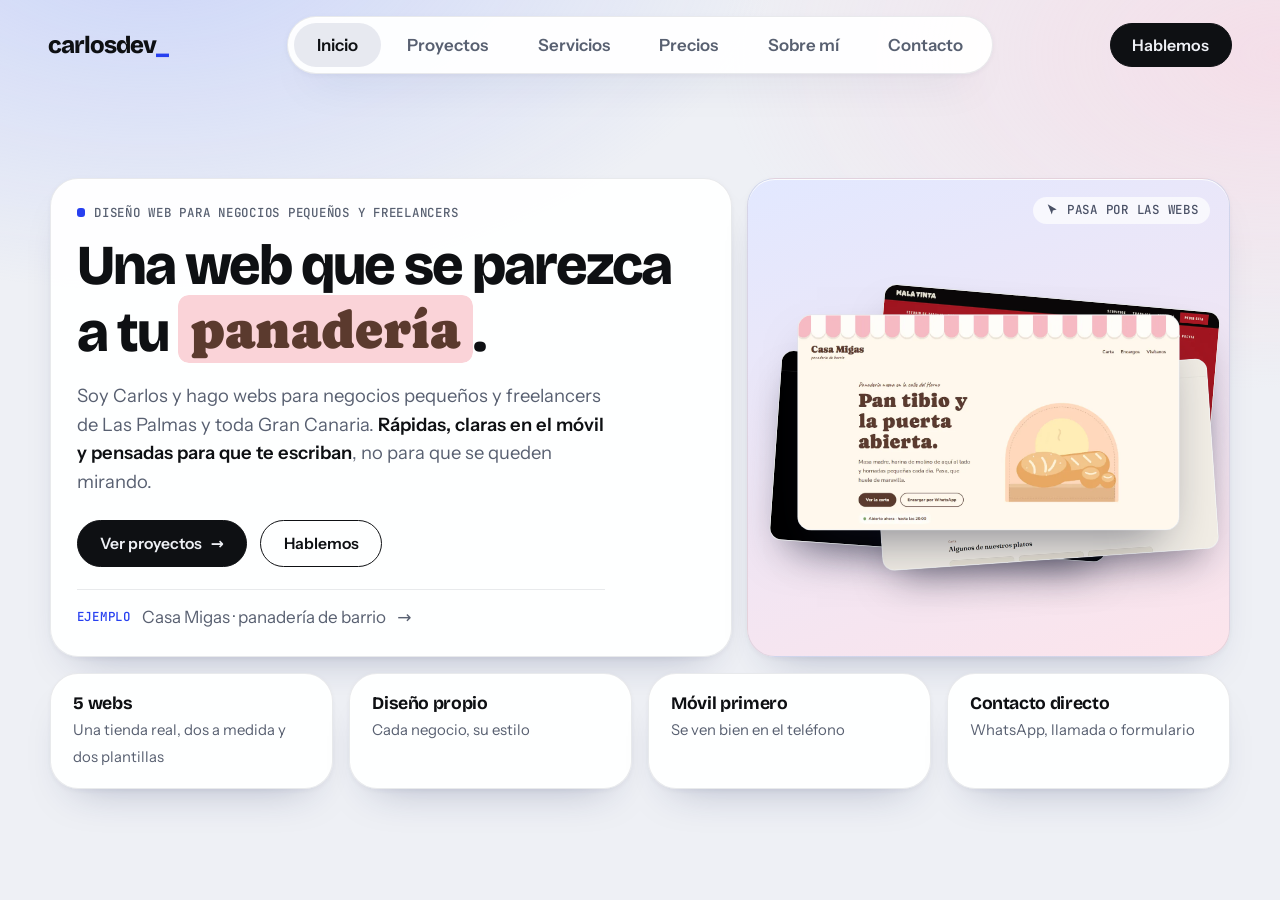
<file: index.html>
<!doctype html>
<html lang="es">
<head>
<meta charset="utf-8">
<meta name="viewport" content="width=device-width, initial-scale=1, viewport-fit=cover">
<meta name="color-scheme" content="light dark">
<title>carlosdev — Webs para negocios pequeños y freelancers en Gran Canaria</title>
<meta name="description" content="Soy Carlos y hago webs para negocios pequeños y freelancers de Las Palmas y toda Gran Canaria: diseño propio para cada negocio, pensadas para el móvil y con contacto directo.">
<link rel="canonical" href="https://carlosdev-web.netlify.app/">
<meta property="og:type" content="website">
<meta property="og:locale" content="es_ES">
<meta property="og:site_name" content="carlosdev">
<meta property="og:url" content="https://carlosdev-web.netlify.app/">
<meta property="og:title" content="carlosdev — Webs para negocios pequeños y freelancers en Gran Canaria">
<meta property="og:description" content="Una web que se parezca a tu negocio. Cinco proyectos: una tienda online real, un estudio de tatuajes, una panadería, un salón y un restaurante.">
<meta property="og:image" content="https://carlosdev-web.netlify.app/img/og.jpg">
<meta property="og:image:width" content="1200">
<meta property="og:image:height" content="630">
<meta property="og:image:alt" content="carlosdev: webs para negocios pequeños y freelancers">
<meta name="twitter:card" content="summary_large_image">
<meta name="theme-color" content="#EEF0F5" media="(prefers-color-scheme: light)">
<meta name="theme-color" content="#0B0D12" media="(prefers-color-scheme: dark)">
<link rel="icon" href="data:image/svg+xml,<svg xmlns='http://www.w3.org/2000/svg' viewBox='0 0 32 32'><rect width='32' height='32' rx='8' fill='%230E1013'/><path d='M9 12l-4 4 4 4M23 12l4 4-4 4' fill='none' stroke='%23fff' stroke-width='2.4' stroke-linecap='round' stroke-linejoin='round'/><rect x='13' y='21' width='6' height='2.4' rx='1.2' fill='%238A99FF'/></svg>">
<link rel="preload" href="fonts/bricolage-grotesque-400-800-latin.woff2" as="font" type="font/woff2" crossorigin>
<link rel="preload" href="fonts/instrument-sans-400-latin.woff2" as="font" type="font/woff2" crossorigin>
<link rel="stylesheet" href="fonts/fonts.css">
<style>
/* ───────── Tokens ───────── */
:root{
  color-scheme:light dark;
  --bg:#EEF0F5;
  --card:rgba(255,255,255,.94);
  --solid:#FFFFFF;
  --soft:#E7E9F0;
  --ink:#0E1013;
  --muted:#586071;
  --line:rgba(20,26,48,.09);
  --accent:#2740F0;
  --accent-ink:#FFFFFF;
  --sh:0 1px 0 rgba(255,255,255,.9) inset,0 22px 44px -26px rgba(30,40,90,.34),0 2px 6px rgba(30,40,90,.05);
  --blob-a:rgba(160,180,255,.45);
  --blob-b:rgba(255,196,214,.40);

  --display:"Bricolage Grotesque",system-ui,sans-serif;
  --body:"Instrument Sans",system-ui,sans-serif;
  --mono:"JetBrains Mono",ui-monospace,Consolas,monospace;

  --gut:clamp(1rem,4vw,3rem);
  --gap:clamp(.7rem,1.2vw,1rem);
  --r:clamp(20px,2.4vw,28px);
  --top:5.6rem;           /* altura reservada para la cabecera */
}
@media (prefers-color-scheme:dark){
  :root{
    --bg:#0B0D12;
    --card:rgba(24,28,39,.94);
    --solid:#151925;
    --soft:#1D2230;
    --ink:#F1F3F6;
    --muted:#A3AAB8;
    --line:rgba(255,255,255,.10);
    --accent:#8A99FF;
    --accent-ink:#0B0D12;
    --sh:0 1px 0 rgba(255,255,255,.05) inset,0 24px 48px -26px rgba(0,0,0,.85);
    --blob-a:rgba(70,90,200,.30);
    --blob-b:rgba(190,70,120,.20);
  }
}

/* ───────── Base: sin scroll de página ───────── */
*,*::before,*::after{box-sizing:border-box}
html,body{height:100%;overflow:hidden;overscroll-behavior:none}
html{-webkit-text-size-adjust:100%}
body{
  margin:0;background:var(--bg);color:var(--ink);
  font:400 1.0625rem/1.55 var(--body);-webkit-font-smoothing:antialiased;
}
body::before{ /* manchas de color de fondo, muy suaves */
  content:"";position:fixed;inset:0;z-index:-1;pointer-events:none;
  background:
    radial-gradient(900px 520px at 12% -8%,var(--blob-a),transparent 70%),
    radial-gradient(800px 480px at 100% 6%,var(--blob-b),transparent 70%);
}
img{display:block;max-width:100%;height:auto}
a{color:inherit}
button{font:inherit;color:inherit}
:focus-visible{outline:3px solid var(--accent);outline-offset:3px;border-radius:8px}
::placeholder{color:var(--muted);opacity:.85}
.sr-only{position:absolute;width:1px;height:1px;margin:-1px;padding:0;overflow:hidden;clip:rect(0 0 0 0);white-space:nowrap;border:0}
.skip{position:absolute;left:1rem;top:-5rem;z-index:300;background:var(--ink);color:var(--bg);padding:.7rem 1.1rem;border-radius:999px;font-weight:600}
.skip:focus{top:1rem}
.mono{font:500 .78rem/1.3 var(--mono);letter-spacing:.06em;text-transform:uppercase}

h1,h2,h3{font-family:var(--display);margin:0;letter-spacing:-.028em;text-wrap:balance}
h1:focus,h2:focus{outline:none}
h2{font-size:clamp(1.7rem,3.2vw,2.5rem);line-height:1.05;font-weight:700}
h3{font-size:1.25rem;line-height:1.15;font-weight:700}

/* ───────── Botones ───────── */
.btn{
  display:inline-flex;align-items:center;gap:.55rem;text-decoration:none;cursor:pointer;
  font:600 .98rem/1 var(--body);padding:.9rem 1.4rem;border-radius:999px;border:1.5px solid var(--ink);
  transition:transform .18s ease,background .18s,color .18s,border-color .18s;
}
.btn:hover{transform:translateY(-2px)}
.btn:active{transform:none}
.btn--solid{background:var(--ink);color:var(--bg)}
.btn--solid:hover{background:var(--accent);border-color:var(--accent);color:var(--accent-ink)}
.btn--ghost{background:transparent;color:var(--ink)}
.btn--ghost:hover{background:var(--ink);color:var(--bg)}
.btn__arrow{transition:transform .18s}
.btn:hover .btn__arrow{transform:translate(2px,-2px)}

/* ───────── Cabecera: logo + píldora ───────── */
.top{
  position:fixed;inset:0 0 auto 0;z-index:80;pointer-events:none;
  display:grid;grid-template-columns:1fr auto 1fr;align-items:center;gap:1rem;padding:16px var(--gut);
}
.top > *{pointer-events:auto}
.logo{justify-self:start;font:800 1.5rem/1 var(--display);letter-spacing:-.04em;text-decoration:none;white-space:nowrap;transition:color .3s}
.logo::after{content:"_";color:var(--accent);animation:blink 1.1s steps(2,jump-none) infinite}
@keyframes blink{50%{opacity:0}}
html.warping .logo{color:#fff}
.top__cta{justify-self:end;padding:.8rem 1.35rem;font-size:1rem}
.pill{
  position:relative;display:flex;gap:3px;padding:6px;border-radius:999px;
  background:var(--card);
  border:1px solid var(--line);box-shadow:var(--sh);
}
.pill a{
  position:relative;z-index:1;padding:.85rem 1.45rem;border-radius:999px;white-space:nowrap;
  font:600 1.05rem/1 var(--body);text-decoration:none;color:var(--muted);transition:color .2s;
}
.pill a:hover,.pill a.is-active{color:var(--ink)}
.pill .s{display:none}
.pill__ind{position:absolute;top:6px;bottom:6px;left:0;width:0;border-radius:999px;background:var(--soft);transition:transform .55s cubic-bezier(.8,0,.15,1),width .55s cubic-bezier(.8,0,.15,1)}

/* ───────── Escenario de pantallas ───────── */
.stage{position:fixed;inset:0;z-index:2;overflow:hidden;contain:strict}
html.warping .stage{pointer-events:none}
.page{
  position:absolute;inset:0;visibility:hidden;display:flex;
  padding:var(--top) var(--gut) 1.4rem;
  overflow-y:auto;overflow-x:hidden;scrollbar-width:none;overscroll-behavior:contain;
  will-change:transform;contain:layout paint style;
}
.page::-webkit-scrollbar{display:none}
.page.is-active{visibility:visible}
.page__in{width:100%;max-width:1180px;margin:auto}   /* margin:auto centra sin cortar el contenido si no cabe */
.page__head{display:flex;justify-content:space-between;align-items:flex-end;gap:.6rem 2rem;flex-wrap:wrap;margin-bottom:clamp(.7rem,1.6vw,1.2rem)}
.hint{display:inline-flex;align-items:center;gap:.5rem;color:var(--muted)}
.hint svg{width:.9rem;height:.9rem;fill:currentColor}

/* Líneas de velocidad y velo oscuro durante el cambio de pantalla */
.warp{position:fixed;inset:0;z-index:1;pointer-events:none;opacity:0;overflow:hidden;
  background:radial-gradient(120% 90% at 50% 50%,rgba(16,20,48,.62),rgba(6,8,20,.94))}
.streak{position:absolute;left:0;border-radius:2px;will-change:transform;backface-visibility:hidden}

/* ───────── Bento ───────── */
.bento{display:grid;grid-template-columns:repeat(12,minmax(0,1fr));gap:var(--gap)}
.card{
  position:relative;grid-column:span var(--s,12);min-width:0;
  padding:clamp(1.1rem,2vw,1.7rem);border-radius:var(--r);
  background:var(--card);
  border:1px solid var(--line);box-shadow:var(--sh);
}
.s3{--s:3}.s4{--s:4}.s5{--s:5}.s6{--s:6}.s7{--s:7}.s8{--s:8}
.tag{display:inline-flex;align-items:center;gap:.55rem;margin:0 0 1rem;color:var(--muted)}
.tag::before{content:"";width:.55rem;height:.55rem;border-radius:3px;background:var(--accent)}


/* ───────── Inicio ───────── */
.hero{display:flex;flex-direction:column;justify-content:center}
.hero__title{font-weight:800;font-size:clamp(2.3rem,4.4vw,4rem);line-height:1.04;letter-spacing:-.035em;margin:0 0 1.2rem}
.swap{
  position:relative;display:inline-block;vertical-align:bottom;height:1.2em;overflow:hidden;
  border-radius:.2em;transition:width .6s cubic-bezier(.2,.8,.2,1);
}
.swap__w{
  position:absolute;left:0;top:0;height:100%;display:flex;align-items:center;white-space:nowrap;
  padding:0 .24em;border-radius:.2em;font-size:.94em;letter-spacing:0;
  opacity:0;transform:translateY(105%);
  transition:transform .6s cubic-bezier(.2,.8,.2,1),opacity .35s;
}
.swap__w.is-on{opacity:1;transform:none}
.swap__w.is-out{opacity:0;transform:translateY(-105%)}
.swap__w[data-s="panaderia"]{font-family:"Caprasimo",serif;font-weight:400;background:#FAD3D8;color:#5B3A2E}
.swap__w[data-s="tatuaje"]{font-family:"Rubik Wet Paint",sans-serif;font-weight:400;background:#C1121F;color:#050404;font-size:.9em}
.swap__w[data-s="peluqueria"]{font-family:"Jost",sans-serif;font-weight:300;letter-spacing:.02em;background:#000;color:#C9AE7C}
.swap__w[data-s="restaurante"]{font-family:"Fraunces",serif;font-weight:600;background:#F2EEE3;color:#B54A24;box-shadow:inset 0 0 0 2px #B54A24}
.swap__w[data-s="marca"]{font-family:var(--display);font-weight:800;background:var(--ink);color:var(--bg)}
.hero__lede{font-size:clamp(1rem,1.5vw,1.15rem);color:var(--muted);max-width:33rem;margin:0 0 1.5rem}
.hero__lede strong{color:var(--ink);font-weight:600}
.hero__cta{display:flex;gap:.8rem;flex-wrap:wrap}
.swap-cap{
  display:inline-flex;align-items:center;gap:.7rem;flex-wrap:wrap;margin-top:1.4rem;text-decoration:none;color:var(--muted);
  border-top:1px solid var(--line);padding-top:.9rem;max-width:33rem;transition:color .15s;cursor:pointer;
}
.swap-cap:hover{color:var(--ink)}
.swap-cap .mono{color:var(--accent)}
.swap-cap__text{transition:opacity .3s}

.card--deck{display:grid;align-items:center;padding:0;overflow:hidden;background:linear-gradient(160deg,#E2E8FF 0%,#FCE4EB 100%)}
@media (prefers-color-scheme:dark){.card--deck{background:linear-gradient(160deg,#1A2145 0%,#2B1A2C 100%)}}
.card--deck .hint{position:absolute;right:1.2rem;top:1.1rem;z-index:10;color:#4a5166;background:rgba(255,255,255,.7);padding:.35rem .7rem;border-radius:999px}
@media (prefers-color-scheme:dark){.card--deck .hint{color:#c6cbe0;background:rgba(0,0,0,.35)}}
.deck{position:relative;width:100%;height:100%;min-height:clamp(16rem,34vh,26rem)}
.deck__card{
  position:absolute;left:11%;top:50%;translate:0 -50%;width:78%;display:block;border-radius:14px;overflow:hidden;cursor:pointer;
  background:var(--solid);border:1px solid var(--line);padding:0;
  box-shadow:0 24px 46px -18px rgba(20,24,50,.5);
  transform:translate(var(--x),var(--y)) rotate(var(--r)) scale(.9);
  transition:transform .9s cubic-bezier(.2,.8,.2,1),filter .6s;filter:saturate(.85);
}
.deck__card img{width:100%;aspect-ratio:16/9;object-fit:cover}
.deck__card:nth-child(1){--x:-16%;--y:-8%;--r:-6deg;z-index:1}
.deck__card:nth-child(2){--x:15%;--y:-12%;--r:5deg;z-index:2}
.deck__card:nth-child(3){--x:-12%;--y:18%;--r:4deg;z-index:3}
.deck__card:nth-child(4){--x:15%;--y:22%;--r:-4deg;z-index:4}
.deck__card.is-active{z-index:6;transform:translate(0,2%) rotate(0) scale(1.02);filter:none}

.fact{padding:clamp(.9rem,1.6vw,1.2rem) clamp(1rem,1.8vw,1.4rem)}
.fact b{display:block;font:700 1.1rem/1.2 var(--display);letter-spacing:-.02em;margin-bottom:.15rem}
.fact span{color:var(--muted);font-size:.93rem}

/* ───────── Proyectos ───────── */
.stagebox{position:relative;background:var(--stage,#ddd);overflow:hidden;transition:background .4s}
.stagebox--tatuaje{--stage:radial-gradient(120% 100% at 20% 0%,#7D0B14 0%,#1A0C0E 62%)}
.stagebox--panaderia{--stage:linear-gradient(135deg,#FFEFD9 0%,#FAD3D8 100%)}
.stagebox--salon{--stage:radial-gradient(110% 100% at 80% 0%,#3a2f1d 0%,#0a0a0a 60%)}
.stagebox--tienda{--stage:radial-gradient(110% 100% at 85% 0%,#ff1a0d 0%,#3a0d06 45%,#0b0807 75%)}
.stagebox--restaurante{--stage:#E4DCC8}
.stagebox--restaurante.is-dark{--stage:#17140F}
.browser{border-radius:12px;overflow:hidden;background:#15171c;box-shadow:0 22px 50px -20px rgba(0,0,0,.6)}
.browser__bar{display:flex;align-items:center;gap:.4rem;padding:.5rem .8rem;background:#1d2027}
.browser__bar i{width:.6rem;height:.6rem;border-radius:50%;background:#3a3f4a}
.browser__bar span{margin-left:.6rem;flex:1;min-width:0;padding:.18rem .7rem;border-radius:999px;background:#12141a;color:#aab1bd;font:500 .72rem/1.4 var(--mono);white-space:nowrap;overflow:hidden;text-overflow:ellipsis}
.browser img{width:100%;aspect-ratio:16/9;object-fit:cover}
.phone{
  position:absolute;right:clamp(.8rem,2.4vw,1.6rem);bottom:clamp(.8rem,2vw,1.2rem);width:25%;max-width:150px;
  border-radius:clamp(14px,2vw,20px);border:clamp(3px,.45vw,5px) solid #0b0c10;background:#0b0c10;overflow:hidden;
  box-shadow:0 20px 40px -14px rgba(0,0,0,.7);transition:transform .6s cubic-bezier(.2,.8,.2,1);
}
.phone img{width:100%;aspect-ratio:360/670;object-fit:cover}

.tile{
  display:flex;flex-direction:column;padding:0;overflow:hidden;text-align:left;cursor:pointer;
  transition:transform .4s cubic-bezier(.2,.8,.2,1),box-shadow .4s;
}
.tile:hover{transform:translateY(-6px)}
.tile .stagebox{flex:1;min-height:clamp(260px,44vh,430px);padding:clamp(.9rem,1.6vw,1.3rem)}
.tile .browser{transition:transform .7s cubic-bezier(.2,.8,.2,1)}
.tile:hover .browser{transform:translateY(-3%) scale(1.03)}
.tile .phone{width:46%;max-width:none;right:clamp(.7rem,1.4vw,1.1rem);bottom:clamp(.7rem,1.4vw,1.1rem)}
.tile:hover .phone{transform:translateY(-8px)}
.tile__foot{display:flex;flex-direction:column;align-items:flex-start;gap:.7rem;padding:1rem 1.2rem 1.15rem;background:var(--solid)}
.tile__foot h3{font-size:1.25rem}
.tile__foot p{margin:.1rem 0 0;color:var(--muted);font-size:.93rem;line-height:1.35}
.chip{display:inline-flex;align-items:center;gap:.4rem;font:600 .85rem/1 var(--body);padding:.55rem .95rem;border-radius:999px;border:1px solid var(--line);white-space:nowrap;transition:background .2s,color .2s}
.tile:hover .chip{background:var(--ink);color:var(--bg)}
.badge{display:inline-block;padding:.28rem .7rem;border-radius:999px;font:600 .72rem/1.2 var(--mono);letter-spacing:.06em;text-transform:uppercase}
.badge--demo{background:var(--accent);color:var(--accent-ink)}
.badge--tpl{border:1.5px solid var(--ink)}
.badge--real{background:#1f8a4c;color:#fff}
.tile--wide .stagebox{min-height:clamp(260px,40vh,400px)}
.tile--wide .browser{max-width:min(640px,68%)}
.tile--wide .phone{width:22%;max-width:170px}
@media (max-width:700px){.tile--wide .browser{max-width:none}.tile--wide .phone{width:40%}}
.note{margin:.9rem .4rem 0;color:var(--muted);font-size:.95rem}

/* ───────── Detalle de proyecto (diálogo) ───────── */
.case{
  position:fixed;border:0;padding:0;background:var(--solid);color:var(--ink);border-radius:clamp(22px,3vw,32px);
  width:min(1080px,calc(100% - 1.6rem));max-height:calc(100dvh - 1.6rem);overflow:hidden;
  box-shadow:0 50px 120px -30px rgba(0,0,0,.65);
}
.case::backdrop{background:rgba(10,12,20,.55);-webkit-backdrop-filter:blur(8px);backdrop-filter:blur(8px)}
.case[open]{animation:pop .4s cubic-bezier(.2,.8,.2,1)}
@keyframes pop{from{opacity:0;transform:translateY(22px) scale(.97)}}
.case__close{
  position:absolute;top:.9rem;right:.9rem;z-index:5;width:2.6rem;height:2.6rem;border-radius:50%;cursor:pointer;
  display:grid;place-items:center;background:var(--solid);border:1px solid var(--line);box-shadow:var(--sh);transition:transform .2s;
}
.case__close:hover{transform:rotate(90deg)}
.case__close svg{width:1rem;height:1rem;stroke:currentColor;stroke-width:2.2;fill:none;stroke-linecap:round}
.case__inner{max-height:calc(100dvh - 1.6rem);overflow:auto;display:grid;grid-template-columns:minmax(0,1.15fr) minmax(0,1fr)}
.case__media{padding:clamp(.9rem,2vw,1.4rem);display:flex;flex-direction:column;justify-content:center;gap:1rem}
.case__media .stagebox{border-radius:calc(var(--r) - 4px);padding:clamp(1rem,2.4vw,1.8rem) clamp(1rem,2.4vw,1.8rem) clamp(2.4rem,5vw,3.6rem)}
.case__body{padding:clamp(1.6rem,3.4vw,2.8rem);padding-top:clamp(3.4rem,4vw,3.6rem)}
.project__tags{display:flex;align-items:center;gap:.8rem;flex-wrap:wrap;margin:0 0 .9rem;color:var(--muted)}
.case h3{font-size:clamp(2rem,3.6vw,2.7rem);margin-bottom:.8rem}
.project__lede{font-size:1.1rem;margin:0 0 1.3rem;color:var(--muted)}
.feat{list-style:none;margin:0 0 1.4rem;padding:0;display:grid;gap:.55rem}
.feat li{position:relative;padding-left:1.7rem}
.feat li::before{content:"";position:absolute;left:0;top:.5em;width:.75rem;height:.75rem;border-radius:3px;background:var(--accent);transform:rotate(45deg) scale(.8)}
.specs{display:grid;gap:.8rem;margin:0 0 1.6rem;padding:1.1rem 0;border-block:1px solid var(--line)}
.specs div{display:grid;grid-template-columns:6.5rem 1fr;gap:.8rem;align-items:center}
.specs dt{color:var(--muted)}
.specs dd{margin:0;font-size:.97rem}
.sw{display:flex;gap:.4rem}
.sw i{width:1.45rem;height:1.45rem;border-radius:50%;background:var(--c);box-shadow:inset 0 0 0 1px rgba(128,128,128,.4)}
.modes{display:inline-flex;align-self:flex-start;gap:.3rem;padding:.25rem;border:1px solid var(--line);border-radius:999px;background:var(--soft)}
.modes button{border:0;background:none;color:var(--muted);font:600 .85rem var(--body);padding:.4rem .9rem;border-radius:999px;cursor:pointer;transition:background .15s,color .15s}
.modes button[aria-pressed="true"]{background:var(--ink);color:var(--bg)}

/* ───────── Servicios ───────── */
.svc svg{width:1.9rem;height:1.9rem;margin-bottom:.8rem;stroke:var(--accent);fill:none;stroke-width:1.7;stroke-linecap:round;stroke-linejoin:round}
.svc h3{font-size:1.15rem;margin-bottom:.4rem}
.svc p{margin:0;color:var(--muted);max-width:30rem;font-size:.98rem}
.svc{transition:transform .3s cubic-bezier(.2,.8,.2,1)}
.svc:hover{transform:translateY(-4px)}
.dots{position:absolute;right:1.3rem;top:1.3rem;display:flex;gap:.3rem}
.dots i{width:.85rem;height:.85rem;border-radius:50%;background:var(--c)}

/* ───────── Precios y proceso ───────── */
.plan{display:flex;flex-direction:column}
.plan .tag{margin-bottom:.6rem}
.plan__desc{margin:0 0 .9rem;color:var(--muted);font-size:.95rem}
.plan__price{margin:0 0 .9rem;font:800 clamp(2.1rem,3.4vw,2.7rem)/1 var(--display);letter-spacing:-.04em}
.plan__price small{display:block;margin-bottom:.2rem;font:500 .75rem/1 var(--mono);letter-spacing:.06em;text-transform:uppercase;color:var(--muted)}
.plan__price span{font:500 1rem var(--body);letter-spacing:0;color:var(--muted)}
.plan__note{margin:-.45rem 0 .9rem;color:var(--muted);font-size:.85rem}
.plan ul{list-style:none;margin:auto 0 0;padding:.9rem 0 0;border-top:1px solid var(--line);display:grid;gap:.45rem;font-size:.95rem}
.plan li{position:relative;padding-left:1.4rem}
.plan li::before{content:"";position:absolute;left:.1rem;top:.45em;width:.7rem;height:.4rem;border-left:2px solid var(--accent);border-bottom:2px solid var(--accent);transform:rotate(-45deg)}
.steps{list-style:none;margin:0;padding:0;counter-reset:s;display:grid;grid-template-columns:repeat(4,1fr);gap:1.2rem}
.step{counter-increment:s;position:relative;padding-top:1.3rem;border-top:2px solid var(--ink)}
.step::before{content:counter(s,decimal-leading-zero);position:absolute;top:-.72rem;left:0;padding-right:.7rem;background:var(--solid);font:500 .8rem/1 var(--mono);color:var(--accent)}
.step h3{font-size:1.1rem;margin-bottom:.3rem}
.step p{margin:0;color:var(--muted);font-size:.93rem}
.need{margin:1.1rem 0 0;padding:.8rem 1.1rem;border-radius:16px;background:var(--soft);font-size:.93rem}

/* ───────── Sobre mí ───────── */
.manifesto{grid-row:span 2}
.manifesto p:not(.tag){margin:0 0 1rem;font:500 clamp(1rem,1.4vw,1.15rem)/1.45 var(--display);letter-spacing:-.01em;color:var(--muted);text-wrap:pretty}
.manifesto p:not(.tag) b{color:var(--ink);font-weight:600}
.manifesto small{display:block;margin-top:1.1rem;color:var(--muted);font-size:.9rem}
.manifesto small i{color:var(--accent);font-style:normal}
.me h2{margin-bottom:.9rem}
.me p:not(.tag){margin:0 0 .85rem;color:var(--muted);font-size:1.02rem}
.me h2 + p{color:var(--ink);font-size:1.15rem}
.term{background:#0E1013;border-color:#232832;color:#E8EAEF;font:500 .88rem/1.85 var(--mono)}
.term__bar{display:flex;gap:.4rem;margin-bottom:.8rem}
.term__bar i{width:.65rem;height:.65rem;border-radius:50%;background:#3a3f4a}
.term dl{margin:0;display:grid;grid-template-columns:auto 1fr;gap:0 1.2rem}
.term dt{color:#8A99FF}
.term dd{margin:0}
.term__cmd{color:#9aa3b2;margin:0 0 .3rem}
.term__cmd b{color:#8fe3a5;font-weight:500}
.term__cursor{display:inline-block;width:.6rem;height:1.05em;background:#8A99FF;vertical-align:text-bottom;animation:blink 1.1s steps(2,jump-none) infinite}

/* ───────── Contacto ───────── */
.faq{display:flex;flex-direction:column;max-height:100%}
.faq__list{overflow:auto;scrollbar-width:thin;min-height:0}
.faq details{border-bottom:1px solid var(--line)}
.faq details:first-of-type{border-top:1px solid var(--line)}
.faq summary{
  list-style:none;cursor:pointer;display:flex;justify-content:space-between;align-items:center;gap:1.2rem;
  padding:.9rem 0;font:600 1rem/1.35 var(--display);letter-spacing:-.01em;
}
.faq summary::-webkit-details-marker{display:none}
.faq summary::after{content:"+";flex:none;width:1.8rem;height:1.8rem;display:grid;place-items:center;border:1.5px solid var(--line);border-radius:50%;font:500 1.1rem/1 var(--body);transition:transform .25s,background .2s,border-color .2s}
.faq details[open] summary::after{transform:rotate(45deg);background:var(--ink);color:var(--bg);border-color:var(--ink)}
.faq details p{margin:0 0 1rem;color:var(--muted);font-size:.97rem}
.contact h2{margin-bottom:.7rem}
.contact__lede{margin:0 0 1rem;color:var(--muted);font-size:1.05rem}
.promise{list-style:none;margin:0 0 1rem;padding:0;display:flex;gap:.4rem 1.3rem;flex-wrap:wrap}
.promise li{position:relative;padding-left:1.25rem;font-size:.95rem}
.promise li::before{content:"";position:absolute;left:0;top:.5em;width:.65rem;height:.65rem;border-radius:3px;background:var(--accent);transform:rotate(45deg) scale(.8)}
.direct{display:flex;gap:.7rem;flex-wrap:wrap;margin-bottom:1rem}
.direct:empty{display:none}
.form{display:grid;grid-template-columns:1fr 1fr;gap:.85rem}
.field{display:flex;flex-direction:column;gap:.35rem}
.field--full{grid-column:1 / -1}
.field label{font-weight:600;font-size:.9rem}
.field input,.field select,.field textarea{
  width:100%;font:500 .98rem var(--body);color:var(--ink);background:var(--solid);
  border:1.5px solid var(--line);border-radius:14px;padding:.7rem .95rem;transition:border-color .15s,box-shadow .15s;
}
.field select{
  appearance:none;-webkit-appearance:none;padding-right:2.6rem;
  background-image:url("data:image/svg+xml;utf8,<svg xmlns='http://www.w3.org/2000/svg' width='14' height='9' viewBox='0 0 14 9'><path d='M1.5 1.5l5.5 5.5 5.5-5.5' fill='none' stroke='%238b93a1' stroke-width='2' stroke-linecap='round'/></svg>");
  background-repeat:no-repeat;background-position:right 1rem center;
}
.field textarea{min-height:5.6rem;resize:vertical}
.field input:focus,.field select:focus,.field textarea:focus{outline:none;border-color:var(--accent);box-shadow:0 0 0 4px color-mix(in srgb,var(--accent) 28%,transparent)}
.field input:user-invalid,.field textarea:user-invalid,.field select:user-invalid{border-color:#d4483f}
.hp{position:absolute;left:-9999px;width:1px;height:1px;overflow:hidden}
.form .btn:disabled{opacity:.6;cursor:progress;transform:none}
.form__msg{grid-column:1 / -1;margin:0;padding:.85rem 1.1rem;border-radius:14px;font-weight:600}
.form__msg[hidden]{display:none}
.form__msg--ok{background:color-mix(in srgb,#2e9d5b 18%,transparent);border:1.5px solid #2e9d5b}
.form__msg--err{background:color-mix(in srgb,#d4483f 16%,transparent);border:1.5px solid #d4483f}
.foot__small{margin:.9rem .4rem 0;color:var(--muted);font-size:.9rem;display:flex;justify-content:space-between;gap:.5rem 1rem;flex-wrap:wrap}
.foot__small a{text-underline-offset:.18em}
.form__legal{margin:0;color:var(--muted);font-size:.8rem;line-height:1.45}
.form__legal a{color:var(--ink);text-underline-offset:.18em}
.falta{background:#ffdf5c;color:#3a2a00;padding:0 .3em;border-radius:4px;font-weight:700}

/* ───────── Pantallas bajas (portátiles pequeños) ───────── */
@media (max-height:840px){
  :root{--top:5rem}
  .card{padding:1rem 1.2rem}
  .hero__title{font-size:clamp(2rem,3.7vw,3.2rem);margin-bottom:.9rem}
  .hero__lede{margin-bottom:1rem}
  .swap-cap{margin-top:1rem}
  .fact{padding:.7rem 1rem}
  .tile .stagebox{min-height:clamp(220px,38vh,330px)}
  .plan__desc{display:none}
  .step p{font-size:.88rem}
  .need{display:none}
  .svc p{font-size:.93rem}
  .contact__lede{display:none}
}

/* ───────── Responsive ───────── */
@media (max-width:1180px){
  .top__cta{display:none}
  .top{grid-template-columns:auto 1fr}
  .pill{justify-self:end}
  .pill a{padding:.8rem 1.1rem;font-size:1rem}
}
@media (max-width:1000px){
  .s3{--s:6}.s4,.s5,.s6,.s7,.s8{--s:12}
  .manifesto{grid-row:auto}
  .steps{grid-template-columns:1fr 1fr;row-gap:1.6rem}
  .case__inner{grid-template-columns:1fr}
  .case__body{padding-top:1.6rem}
  .plan.s4{--s:12}
  .tile .stagebox{min-height:260px}
}
@media (max-width:700px){
  /* móvil: la píldora va ARRIBA, bajo el logo (abajo la tapaba la insignia de Netlify) */
  :root{--top:7.6rem}
  .top{grid-template-columns:1fr;justify-items:center;gap:10px;padding:calc(10px + env(safe-area-inset-top)) .6rem 10px;
       background:linear-gradient(var(--bg) 70%,transparent)}
  .logo{justify-self:center}
  .pill{justify-self:center;max-width:100%;gap:0;padding:4px}
  .pill__ind{top:4px;bottom:4px}
  .pill a{padding:.7rem clamp(.45rem,2.2vw,.75rem);font-size:clamp(.82rem,3.6vw,.92rem)}
  .pill .l{display:none}
  .pill .s{display:inline}
  .pill a[href="#inicio"]{display:none}
  .page{padding-bottom:2rem}
  .card--deck{display:none}          /* el visor "pasa por las webs" es de ratón: en móvil sobra */
  .hero__title{font-size:clamp(2.2rem,10vw,3rem)}
  .logo{font-size:1.35rem}
}
@media (max-width:560px){
  .steps{grid-template-columns:1fr}
  .form{grid-template-columns:1fr}
  .specs div{grid-template-columns:1fr;gap:.2rem}
  .phone{width:30%}
  .s3{--s:12}
  .tile .phone{width:38%}
}

@media (prefers-reduced-motion:reduce){
  *,*::before,*::after{animation:none!important;transition:none!important}
}
</style>
</head>
<body>
<a class="skip" href="#main">Saltar al contenido</a>

<header class="top">
  <a class="logo" href="#inicio" aria-label="carlosdev, inicio">carlosdev</a>
  <nav class="pill" id="pill" aria-label="Principal">
    <span class="pill__ind" id="pill-ind" aria-hidden="true"></span>
    <a href="#inicio" class="is-active"><span class="l">Inicio</span><span class="s">Inicio</span></a>
    <a href="#proyectos"><span class="l">Proyectos</span><span class="s">Webs</span></a>
    <a href="#servicios"><span class="l">Servicios</span><span class="s">Servicios</span></a>
    <a href="#precios"><span class="l">Precios</span><span class="s">Precios</span></a>
    <a href="#sobre-mi"><span class="l">Sobre mí</span><span class="s">Yo</span></a>
    <a href="#contacto"><span class="l">Contacto</span><span class="s">Escríbeme</span></a>
  </nav>
  <a class="btn btn--solid top__cta" href="#contacto">Hablemos</a>
</header>

<div class="warp" id="warp" aria-hidden="true"></div>
<div class="sr-only" id="live" role="status" aria-live="polite"></div>

<main class="stage" id="main">

  <!-- ═════ 1 · INICIO ═════ -->
  <section class="page is-active" id="inicio" aria-label="Inicio">
    <div class="page__in">
      <div class="bento">
        <div class="card hero s7">
          <p class="tag mono">Diseño web para negocios pequeños y freelancers</p>
          <h1 class="hero__title" tabindex="-1">
            <span class="sr-only">Una web que se parezca a tu negocio.</span>
            <span aria-hidden="true">Una web que se parezca a tu <span class="swap" id="swap"><span class="swap__w is-on" data-s="panaderia">panadería</span><span class="swap__w" data-s="tatuaje">estudio</span><span class="swap__w" data-s="peluqueria">peluquería</span><span class="swap__w" data-s="restaurante">restaurante</span><span class="swap__w" data-s="marca">marca</span></span>.</span>
          </h1>
          <p class="hero__lede">Soy Carlos y hago webs para negocios pequeños y freelancers de Las Palmas y toda Gran Canaria. <strong>Rápidas, claras en el móvil y pensadas para que te escriban</strong>, no para que se queden mirando.</p>
          <div class="hero__cta">
            <a class="btn btn--solid" href="#proyectos">Ver proyectos <span class="btn__arrow" aria-hidden="true">→</span></a>
            <a class="btn btn--ghost" href="#contacto">Hablemos</a>
          </div>
          <a class="swap-cap" id="swap-cap" href="#proyectos" data-open="case-casa-migas">
            <span class="mono">Ejemplo</span>
            <span class="swap-cap__text" id="swap-cap-text">Casa Migas · panadería de barrio</span>
            <span aria-hidden="true">→</span>
          </a>
        </div>

        <div class="card card--deck s5">
          <span class="hint mono"><svg viewBox="0 0 16 16" aria-hidden="true"><path d="M3 1.5l10 5.6-4.3 1.2L7.6 12.7z"/></svg>Pasa por las webs</span>
          <div class="deck" id="deck" role="group" aria-label="Vista previa de los cuatro proyectos">
            <button class="deck__card" type="button" data-s="panaderia" data-open="case-casa-migas" aria-label="Ver el proyecto Casa Migas"><img src="img/panaderia.webp" width="1200" height="675" alt="Portada de la web de Casa Migas, una panadería" fetchpriority="high"></button>
            <button class="deck__card" type="button" data-s="tatuaje" data-open="case-mala-tinta" aria-label="Ver el proyecto Mala Tinta"><img src="img/tatuajes.webp" width="1200" height="675" alt="Portada de la web de Mala Tinta, un estudio de tatuajes" fetchpriority="high"></button>
            <button class="deck__card" type="button" data-s="peluqueria" data-open="case-salon" aria-label="Ver la plantilla de salón"><img src="img/salon.webp" width="1200" height="675" alt="Portada de la plantilla para salones y peluquerías"></button>
            <button class="deck__card" type="button" data-s="restaurante" data-open="case-restaurante" aria-label="Ver la plantilla de restaurante"><img src="img/restaurante-claro.webp" width="1200" height="675" alt="Portada de la plantilla para restaurantes y bares"></button>
          </div>
        </div>

        <div class="card fact s3"><b>5 webs</b><span>Una tienda real, dos a medida y dos plantillas</span></div>
        <div class="card fact s3"><b>Diseño propio</b><span>Cada negocio, su estilo</span></div>
        <div class="card fact s3"><b>Móvil primero</b><span>Se ven bien en el teléfono</span></div>
        <div class="card fact s3"><b>Contacto directo</b><span>WhatsApp, llamada o formulario</span></div>
      </div>
    </div>
  </section>

  <!-- ═════ 2 · PROYECTOS ═════ -->
  <section class="page" id="proyectos" aria-labelledby="t-proyectos">
    <div class="page__in">
      <div class="page__head">
        <h2 id="t-proyectos" tabindex="-1">Ningún negocio se parece a otro. Sus webs tampoco.</h2>
        <span class="hint mono"><svg viewBox="0 0 16 16" aria-hidden="true"><path d="M3 1.5l10 5.6-4.3 1.2L7.6 12.7z"/></svg>Pulsa una para ver el detalle</span>
      </div>

      <div class="bento">
        <button class="card tile tile--wide s12" type="button" data-open="case-toque-picante" aria-label="Ver el proyecto Toque Picante, tienda online de un cliente real">
          <div class="stagebox stagebox--tienda">
            <div class="browser"><div class="browser__bar"><i></i><i></i><i></i></div><img src="img/tienda.webp" width="1200" height="675" alt=""></div>
            <div class="phone"><img src="img/tienda-movil.webp" width="360" height="670" alt=""></div>
          </div>
          <div class="tile__foot"><div><h3>Toque Picante</h3><p>Tienda online de chiles y aceites de Gran Canaria · cliente real, en marcha</p></div><span class="chip">Ver detalle <span aria-hidden="true">+</span></span></div>
        </button>

        <button class="card tile s3" type="button" data-open="case-mala-tinta" aria-label="Ver el proyecto Mala Tinta, estudio de tatuajes">
          <div class="stagebox stagebox--tatuaje">
            <div class="browser"><div class="browser__bar"><i></i><i></i><i></i></div><img src="img/tatuajes.webp" width="1200" height="675" alt=""></div>
            <div class="phone"><img src="img/tatuajes-movil.webp" width="360" height="670" alt=""></div>
          </div>
          <div class="tile__foot"><div><h3>Mala Tinta</h3><p>Estudio de tatuajes · demo completa</p></div><span class="chip">Ver detalle <span aria-hidden="true">+</span></span></div>
        </button>

        <button class="card tile s3" type="button" data-open="case-casa-migas" aria-label="Ver el proyecto Casa Migas, panadería de barrio">
          <div class="stagebox stagebox--panaderia">
            <div class="browser"><div class="browser__bar"><i></i><i></i><i></i></div><img src="img/panaderia.webp" width="1200" height="675" alt=""></div>
            <div class="phone"><img src="img/panaderia-movil.webp" width="360" height="670" alt=""></div>
          </div>
          <div class="tile__foot"><div><h3>Casa Migas</h3><p>Panadería de barrio · demo completa</p></div><span class="chip">Ver detalle <span aria-hidden="true">+</span></span></div>
        </button>

        <button class="card tile s3" type="button" data-open="case-salon" aria-label="Ver la plantilla de salón, peluquería y estética">
          <div class="stagebox stagebox--salon">
            <div class="browser"><div class="browser__bar"><i></i><i></i><i></i></div><img src="img/salon.webp" width="1200" height="675" alt=""></div>
            <div class="phone"><img src="img/salon-movil.webp" width="360" height="670" alt=""></div>
          </div>
          <div class="tile__foot"><div><h3>Salón</h3><p>Peluquería y estética · plantilla</p></div><span class="chip">Ver detalle <span aria-hidden="true">+</span></span></div>
        </button>

        <button class="card tile s3" type="button" data-open="case-restaurante" aria-label="Ver la plantilla de restaurante, bares y cafeterías">
          <div class="stagebox stagebox--restaurante">
            <div class="browser"><div class="browser__bar"><i></i><i></i><i></i></div><img src="img/restaurante-claro.webp" width="1200" height="675" alt=""></div>
            <div class="phone"><img src="img/restaurante-claro-movil.webp" width="360" height="670" alt=""></div>
          </div>
          <div class="tile__foot"><div><h3>Restaurante</h3><p>Bares y cafeterías · plantilla</p></div><span class="chip">Ver detalle <span aria-hidden="true">+</span></span></div>
        </button>
      </div>
      <p class="note">Una tienda real ya vendiendo, dos demos completas hechas desde cero y dos plantillas listas para rellenar. En las demos los datos son inventados; el diseño, no.</p>
    </div>
  </section>

  <!-- ═════ 3 · SERVICIOS ═════ -->
  <section class="page" id="servicios" aria-labelledby="t-servicios">
    <div class="page__in">
      <div class="page__head"><h2 id="t-servicios" tabindex="-1">Lo que hago, sin jerga.</h2></div>

      <div class="bento">
        <div class="card svc s7">
          <svg viewBox="0 0 24 24" aria-hidden="true"><rect x="3" y="4" width="18" height="16" rx="2"/><path d="M3 9h18M9 9v11"/></svg>
          <h3>Web de presentación</h3>
          <p>Quién eres, qué ofreces y dónde encontrarte, en una página clara que se entiende en cinco segundos. Para un negocio pequeño o para alguien que trabaja por su cuenta, la web tiene que hacer pocas cosas, y hacerlas bien.</p>
        </div>
        <div class="card svc s5">
          <div class="dots" aria-hidden="true"><i style="--c:#C1121F"></i><i style="--c:#F6B9C2"></i><i style="--c:#C9AE7C"></i><i style="--c:#B54A24"></i></div>
          <svg viewBox="0 0 24 24" aria-hidden="true"><path d="M12 3a9 9 0 1 0 0 18c1.2 0 2-.8 2-1.8 0-.6-.3-1-.6-1.4-.3-.4-.5-.8-.5-1.3 0-1 .8-1.8 1.8-1.8H17a4 4 0 0 0 4-4C21 6.6 17 3 12 3z"/><circle cx="7.5" cy="11" r="1"/><circle cx="10" cy="7" r="1"/><circle cx="14.5" cy="7.5" r="1"/></svg>
          <h3>Diseño que se parece a ti</h3>
          <p>Colores, tipografías y tono propios del negocio. Mira los proyectos: ninguno se parece a otro.</p>
        </div>
        <div class="card svc s5">
          <svg viewBox="0 0 24 24" aria-hidden="true"><rect x="7" y="2.5" width="10" height="19" rx="2.5"/><path d="M11 18.5h2"/></svg>
          <h3>Pensada para el móvil</h3>
          <p>Tus clientes te buscan desde el teléfono, así que la web se diseña primero para ahí.</p>
        </div>
        <div class="card svc s7">
          <svg viewBox="0 0 24 24" aria-hidden="true"><path d="M4 5h16v11H9l-5 4V5z"/><path d="M8 9.5h8M8 12.5h5"/></svg>
          <h3>Contacto directo</h3>
          <p>Botón de WhatsApp, llamada con un toque y formulario. Que escribirte sea lo más fácil de la página.</p>
        </div>
        <div class="card svc s6">
          <svg viewBox="0 0 24 24" aria-hidden="true"><circle cx="12" cy="12" r="9"/><path d="M3 12h18M12 3c3 3 3 15 0 18M12 3c-3 3-3 15 0 18"/></svg>
          <h3>Lista para publicar</h3>
          <p>Te entrego los archivos listos para subir o, en una web a medida, te la dejo online y funcionando, con dirección propia si quieres tu dominio.</p>
        </div>
        <div class="card svc s6">
          <svg viewBox="0 0 24 24" aria-hidden="true"><path d="M20 11a8 8 0 1 0-2.3 5.7"/><path d="M20 4v7h-7"/></svg>
          <h3>Cambios cuando los necesites</h3>
          <p>Nuevo horario, nueva carta, nueva foto: me lo dices y lo actualizo, sin que tengas que tocar nada.</p>
        </div>
      </div>
    </div>
  </section>

  <!-- ═════ 4 · PRECIOS Y PROCESO ═════ -->
  <section class="page" id="precios" aria-labelledby="t-precios">
    <div class="page__in">
      <div class="page__head"><h2 id="t-precios" tabindex="-1">Dos formas de tener tu web (y una para cuidarla).</h2></div>

      <div class="bento">
        <div class="card plan s4">
          <p class="tag mono">Diseño web</p>
          <p class="plan__desc">Te diseño la web y te entrego los archivos listos para que la publiques tú.</p>
          <p class="plan__price"><small>desde</small>80 €</p>
          <p class="plan__note">Solo la web en HTML, sin subirla ni asesoramiento</p>
          <ul><li>Diseño adaptado a tu negocio</li><li>Tus textos, tus fotos y tus colores</li><li>Entrega de los archivos HTML</li></ul>
        </div>
        <div class="card plan s4">
          <p class="tag mono">A medida</p>
          <p class="plan__desc">Diseño propio desde cero, como Mala Tinta o Casa Migas: la web que solo podría ser tuya.</p>
          <p class="plan__price"><small>desde</small>120 €</p>
          <p class="plan__note">Precio variable según el encargo</p>
          <ul><li>Paleta, tipografías e ilustraciones propias</li><li>Secciones pensadas para tu negocio</li><li>Ajustes hasta que te convenza</li></ul>
        </div>
        <div class="card plan s4">
          <p class="tag mono">Cuidado anual</p>
          <p class="plan__desc">Para que la web no se quede vieja. Yo me ocupo de tenerla al día.</p>
          <p class="plan__price">120 € <span>/ año + dominio</span></p>
          <p class="plan__note">Sale a 10 € al mes, más el dominio</p>
          <ul><li>Cambios de textos, horarios y fotos</li><li>Revisión de que todo sigue funcionando</li><li>Respuesta cuando me escribas</li></ul>
        </div>

        <div class="card" id="proceso">
          <ol class="steps">
            <li class="step"><h3>Charlamos</h3><p>Una conversación corta: tu negocio, tu cliente tipo y qué quieres que haga la web.</p></li>
            <li class="step"><h3>Te enseño el diseño</h3><p>Ves cómo quedaría antes de publicar nada. Si no te gusta, lo cambiamos ahí.</p></li>
            <li class="step"><h3>Ajustamos</h3><p>Textos, fotos, colores. Retocamos hasta que digas “esta soy yo”.</p></li>
            <li class="step"><h3>Entregamos</h3><p>Te paso los archivos o, si lo hemos acordado, la dejo online y funcionando. Y sigo ahí por si me necesitas.</p></li>
          </ol>
          <p class="need"><b>Qué necesito de ti:</b> tu logo si lo tienes, unas cuantas fotos, el horario, la dirección y tus servicios o tu carta. Si no tienes fotos o logo, lo pensamos juntos.</p>
        </div>
      </div>
      <p class="note">Precios con IVA incluido. El de tu web te lo doy cerrado antes de empezar, según lo que necesites. Sin letra pequeña.</p>
    </div>
  </section>

  <!-- ═════ 5 · SOBRE MÍ ═════ -->
  <section class="page" id="sobre-mi" aria-label="Sobre mí">
    <div class="page__in">
      <div class="bento">
        <div class="card manifesto s5">
          <p class="tag mono">Lo que pienso de las webs</p>
          <p><b>hago webs.</b></p>
          <p>creo que una web debería parecerse a quien la tiene.</p>
          <p>creo que un negocio pequeño merece una web tan cuidada como uno grande.</p>
          <p>creo que la web tiene que hacer pocas cosas, y hacerlas bien.</p>
          <p>creo que el móvil va primero, no último.</p>
          <p>creo que si no sé hacer algo, lo digo.</p>
          <p><b>lo mejor: una web que te traiga mensajes, no visitas.</b></p>
          <small><i>*</i> y que se vea bonita, claro.</small>
        </div>

        <div class="card me s7">
          <p class="tag mono">Sobre mí</p>
          <h2 id="t-sobre" tabindex="-1">Hola, soy Carlos.</h2>
          <p>Hago webs para negocios pequeños y para gente que trabaja por su cuenta, en Las Palmas y en toda Gran Canaria.</p>
          <p>Me formo en programación y me enganché a las webs al ver cuántos negocios buenos de barrio tienen una web que no les hace justicia, o directamente ninguna. Cada proyecto de esta página lo he diseñado y programado yo, desde cero y a mano.</p>
          <p>Estoy empezando y no lo escondo. Por eso cuido cada detalle y te hablo claro. Si algo no sé hacerlo, te lo digo.</p>
          <a class="btn btn--solid" href="#contacto" style="margin-top:.3rem">Cuéntame tu negocio</a>
        </div>

        <div class="card term s7" role="group" aria-label="Datos rápidos sobre carlosdev">
          <div class="term__bar" aria-hidden="true"><i></i><i></i><i></i></div>
          <p class="term__cmd"><b>$</b> carlos --datos-rapidos</p>
          <dl>
            <dt>hace</dt><dd>webs con diseño propio</dd>
            <dt>para</dt><dd>negocios pequeños y freelancers</dd>
            <dt>dónde</dt><dd>Las Palmas y toda Gran Canaria</dd>
            <dt>usa</dt><dd>HTML, CSS y JavaScript</dd>
            <dt>habla</dt><dd>español, sin jerga</dd>
            <dt>responde</dt><dd>en 48 horas<span class="term__cursor" aria-hidden="true"></span></dd>
          </dl>
        </div>
      </div>
    </div>
  </section>

  <!-- ═════ 6 · CONTACTO (con dudas frecuentes) ═════ -->
  <section class="page" id="contacto" aria-labelledby="t-contacto">
    <div class="page__in">
      <div class="bento">
        <div class="card faq s5" id="faq">
          <p class="tag mono">Dudas frecuentes</p>
          <div class="faq__list">
            <details>
              <summary>¿Cuánto cuesta una web?</summary>
              <p>El diseño web empieza en 80 € y una web a medida en 120 €; el precio final depende de cuántas secciones y qué necesites. Cuéntame tu caso y te doy un precio cerrado antes de empezar.</p>
            </details>
            <details>
              <summary>¿Cuánto tarda?</summary>
              <p>Una web sencilla va rápido; una a medida con más secciones lleva algo más. En la primera charla te digo un plazo realista para tu caso, no uno de cara a la galería.</p>
            </details>
            <details>
              <summary>¿Necesito tener dominio propio?</summary>
              <p>No es obligatorio para empezar, pero te lo recomiendo: una dirección con el nombre de tu negocio da más confianza. En una web a medida te ayudo a elegirlo y a configurarlo.</p>
            </details>
            <details>
              <summary>¿Qué pasa si no tengo fotos ni logo?</summary>
              <p>No pasa nada. Lo vemos juntos: podemos empezar con lo que tengas y mejorarlo luego, o buscar alternativas que no estropeen el diseño.</p>
            </details>
            <details>
              <summary>¿Podré cambiar cosas después?</summary>
              <p>Sí. Horarios, precios, la carta, una foto nueva. Me lo dices y lo actualizo, o lo incluimos en el cuidado anual.</p>
            </details>
            <details>
              <summary>¿Se verá bien en el móvil?</summary>
              <p>Es lo primero que diseño y lo último que reviso. Todas las webs están pensadas para verse bien desde el teléfono; puedes comprobarlo abriéndolas.</p>
            </details>
          </div>
        </div>

        <div class="card contact s7">
          <p class="tag mono">Contacto</p>
          <h2 id="t-contacto" tabindex="-1">¿Tienes un negocio? Cuéntamelo.</h2>
          <p class="contact__lede">Cuatro líneas bastan: qué haces, si ya tienes web y qué te gustaría que hiciera la nueva.</p>
          <ul class="promise">
            <li>Te respondo en 48 horas</li>
            <li>Primera charla sin compromiso</li>
            <li>Hablo claro, sin jerga</li>
          </ul>
          <div class="direct" id="direct"></div>

          <form class="form" id="form" name="contacto" method="POST" data-netlify="true" netlify-honeypot="bot-field">
            <input type="hidden" name="form-name" value="contacto">
            <p class="hp" aria-hidden="true"><label>No rellenes esto: <input name="bot-field" tabindex="-1" autocomplete="off"></label></p>
            <div class="field">
              <label for="nombre">Nombre</label>
              <input id="nombre" name="nombre" type="text" autocomplete="name" required>
            </div>
            <div class="field">
              <label for="contacto-medio">Email o WhatsApp</label>
              <input id="contacto-medio" name="contacto" type="text" autocomplete="email" required>
            </div>
            <div class="field field--full">
              <label for="tipo">¿Qué tipo de negocio tienes?</label>
              <select id="tipo" name="tipo" required>
                <option value="" disabled selected>Elige una opción</option>
                <option>Panadería o pastelería</option>
                <option>Restaurante, bar o cafetería</option>
                <option>Peluquería o estética</option>
                <option>Estudio de tatuajes</option>
                <option>Soy freelance</option>
                <option>Otro</option>
              </select>
            </div>
            <div class="field field--full">
              <label for="mensaje">Cuéntame un poco</label>
              <textarea id="mensaje" name="mensaje" placeholder="¿Tienes web ahora? ¿Qué te gustaría que hiciera la nueva?" required></textarea>
            </div>
            <div class="field--full">
              <button class="btn btn--solid" type="submit" id="send">Enviar mensaje <span class="btn__arrow" aria-hidden="true">→</span></button>
            </div>
            <p class="form__legal field--full">Uso tus datos solo para responderte y, si me lo pides, darte presupuesto. No los cedo a nadie y puedes pedirme que los borre cuando quieras. Responsable: Carlos Manuel Rodríguez Rodríguez. Más detalle en la <a href="legal.html#privacidad">política de privacidad</a>.</p>
            <p class="form__msg" id="form-msg" role="status" hidden></p>
          </form>
        </div>
      </div>
      <p class="foot__small"><span>© <span id="year">2026</span> carlosdev · <a href="legal.html#aviso-legal">Aviso legal</a> · <a href="legal.html#privacidad">Privacidad</a> · <a href="legal.html#cookies">Cookies</a></span><span>Hecho a mano con HTML, CSS y paciencia.</span></p>
    </div>
  </section>
</main>

<!-- ═════ DETALLE DE CADA PROYECTO ═════ -->
<dialog class="case" id="case-toque-picante" aria-labelledby="ct-toque-picante">
  <button class="case__close" type="button" data-close aria-label="Cerrar"><svg viewBox="0 0 16 16" aria-hidden="true"><path d="M3 3l10 10M13 3L3 13"/></svg></button>
  <div class="case__inner">
    <div class="case__media">
      <div class="stagebox stagebox--tienda">
        <div class="browser"><div class="browser__bar"><i></i><i></i><i></i><span>toquepicante.es</span></div><img src="img/tienda.webp" width="1200" height="675" alt="Web de Toque Picante: barra roja, titular «Picante de verdad» y el logo con chiles"></div>
        <div class="phone"><img src="img/tienda-movil.webp" width="360" height="670" alt="La tienda de Toque Picante en el móvil"></div>
      </div>
    </div>
    <div class="case__body">
      <p class="project__tags"><span class="badge badge--real">Cliente real</span><span class="mono">Tienda online</span></p>
      <h3 id="ct-toque-picante">Toque Picante</h3>
      <p class="project__lede">Un productor de Arucas que cultiva sus propios chiles y los convierte en aceites, molidos y sales. Necesitaba vender online sin pagar comisiones a nadie: tienda propia, pago por Bizum y un panel para gestionarla él solo.</p>
      <ul class="feat">
        <li>Tienda con carrito y pedidos, precios calculados siempre en el servidor</li>
        <li>Pago por Bizum con el código de pedido como concepto</li>
        <li>Panel privado: productos, fotos, categorías y pedidos desde el móvil</li>
        <li>Correos automáticos al cliente y al dueño en cada paso del pedido</li>
        <li>Textos legales, seguridad revisada y alta en Google</li>
      </ul>
      <dl class="specs">
        <div><dt class="mono">Para</dt><dd>Productores y pequeñas marcas que venden su propio producto</dd></div>
        <div><dt class="mono">Técnica</dt><dd>Cloudflare Pages + Functions, base de datos D1, correos con Resend</dd></div>
        <div><dt class="mono">Paleta</dt><dd><span class="sw" role="img" aria-label="Rojo chillón, naranja, ámbar, negro carbón y verde chile"><i style="--c:#FF1A0D" title="#FF1A0D"></i><i style="--c:#FF7A00" title="#FF7A00"></i><i style="--c:#FFB21A" title="#FFB21A"></i><i style="--c:#0B0807" title="#0B0807"></i><i style="--c:#6DBB45" title="#6DBB45"></i></span></dd></div>
      </dl>
      <a class="btn btn--solid" href="https://toquepicante.es" target="_blank" rel="noopener">Abrir la tienda en vivo <span class="btn__arrow" aria-hidden="true">↗</span></a>
    </div>
  </div>
</dialog>

<dialog class="case" id="case-mala-tinta" aria-labelledby="ct-mala-tinta">
  <button class="case__close" type="button" data-close aria-label="Cerrar"><svg viewBox="0 0 16 16" aria-hidden="true"><path d="M3 3l10 10M13 3L3 13"/></svg></button>
  <div class="case__inner">
    <div class="case__media">
      <div class="stagebox stagebox--tatuaje">
        <div class="browser"><div class="browser__bar"><i></i><i></i><i></i><span>carlosdev-demo3.netlify.app</span></div><img src="img/tatuajes.webp" width="1200" height="675" alt="Web de Mala Tinta: el rótulo negro gotea tinta sobre fondo rojo"></div>
        <div class="phone"><img src="img/tatuajes-movil.webp" width="360" height="670" alt="Mala Tinta en el móvil"></div>
      </div>
    </div>
    <div class="case__body">
      <p class="project__tags"><span class="badge badge--demo">Demo completa</span><span class="mono">Estudio de tatuajes</span></p>
      <h3 id="ct-mala-tinta">Mala Tinta</h3>
      <p class="project__lede">Un estudio con una sola artista y mucha personalidad. La web tenía que sonar a rock, y la tinta gotea de verdad.</p>
      <ul class="feat">
        <li>Rótulo con tinta que gotea, animación propia</li>
        <li>Muestras de lettering con tamaño y precio</li>
        <li>Sección “quién te tatúa” pensada para un solo artista</li>
        <li>Cita por WhatsApp o formulario, en dos toques</li>
      </ul>
      <dl class="specs">
        <div><dt class="mono">Para</dt><dd>Estudios de tatuaje y artistas independientes</dd></div>
        <div><dt class="mono">Tipografías</dt><dd><span style="font-family:'Rubik Wet Paint'">Rubik Wet Paint</span> · <span style="font-family:'Grenze Gotisch';font-weight:900">Grenze Gotisch</span> · <span style="font-family:'Barlow';font-weight:600">Barlow</span></dd></div>
        <div><dt class="mono">Paleta</dt><dd><span class="sw" role="img" aria-label="Rojo sangre, negro tinta, hueso y granate oscuro"><i style="--c:#C1121F" title="#C1121F"></i><i style="--c:#050404" title="#050404"></i><i style="--c:#E9E2D2" title="#E9E2D2"></i><i style="--c:#7D0B14" title="#7D0B14"></i></span></dd></div>
      </dl>
      <a class="btn btn--solid" href="https://carlosdev-demo3.netlify.app" target="_blank" rel="noopener">Abrir la web en vivo <span class="btn__arrow" aria-hidden="true">↗</span></a>
    </div>
  </div>
</dialog>

<dialog class="case" id="case-casa-migas" aria-labelledby="ct-casa-migas">
  <button class="case__close" type="button" data-close aria-label="Cerrar"><svg viewBox="0 0 16 16" aria-hidden="true"><path d="M3 3l10 10M13 3L3 13"/></svg></button>
  <div class="case__inner">
    <div class="case__media">
      <div class="stagebox stagebox--panaderia">
        <div class="browser"><div class="browser__bar"><i></i><i></i><i></i><span>carlosdev-demo005.netlify.app</span></div><img src="img/panaderia.webp" width="1200" height="675" alt="Web de Casa Migas: toldo a rayas rosas, titular y una hogaza con vapor"></div>
        <div class="phone"><img src="img/panaderia-movil.webp" width="360" height="670" alt="Casa Migas en el móvil"></div>
      </div>
    </div>
    <div class="case__body">
      <p class="project__tags"><span class="badge badge--demo">Demo completa</span><span class="mono">Panadería de barrio</span></p>
      <h3 id="ct-casa-migas">Casa Migas</h3>
      <p class="project__lede">Una panadería recién abierta que quiere que el barrio pase por la puerta. Colores de pastelería y un toldo de los de antes.</p>
      <ul class="feat">
        <li>Paleta pastel y toldo propios, nada de plantilla genérica</li>
        <li>Carta con ilustraciones dibujadas para la ocasión</li>
        <li>Indicador de “abierto ahora” con la hora real</li>
        <li>Encargos por WhatsApp o formulario</li>
      </ul>
      <dl class="specs">
        <div><dt class="mono">Para</dt><dd>Panaderías, pastelerías y obradores pequeños</dd></div>
        <div><dt class="mono">Tipografías</dt><dd><span style="font-family:'Caprasimo'">Caprasimo</span> · <span style="font-family:'Nunito';font-weight:700">Nunito</span> · <span style="font-family:'Caveat',cursive;font-weight:700">Caveat</span></dd></div>
        <div><dt class="mono">Paleta</dt><dd><span class="sw" role="img" aria-label="Rosa, mantequilla, melocotón, pistacho y cacao"><i style="--c:#F6B9C2" title="#F6B9C2"></i><i style="--c:#FFEDB5" title="#FFEDB5"></i><i style="--c:#FFD9BD" title="#FFD9BD"></i><i style="--c:#DDE8C6" title="#DDE8C6"></i><i style="--c:#5B3A2E" title="#5B3A2E"></i></span></dd></div>
      </dl>
      <a class="btn btn--solid" href="https://carlosdev-demo005.netlify.app" target="_blank" rel="noopener">Abrir la web en vivo <span class="btn__arrow" aria-hidden="true">↗</span></a>
    </div>
  </div>
</dialog>

<dialog class="case" id="case-salon" aria-labelledby="ct-salon">
  <button class="case__close" type="button" data-close aria-label="Cerrar"><svg viewBox="0 0 16 16" aria-hidden="true"><path d="M3 3l10 10M13 3L3 13"/></svg></button>
  <div class="case__inner">
    <div class="case__media">
      <div class="stagebox stagebox--salon">
        <div class="browser"><div class="browser__bar"><i></i><i></i><i></i><span>carlosdev-demo2.netlify.app</span></div><img src="img/salon.webp" width="1200" height="675" alt="Plantilla para salones: fondo negro, detalles dorados y una foto de peluquería"></div>
        <div class="phone"><img src="img/salon-movil.webp" width="360" height="670" alt="La plantilla de salón en el móvil"></div>
      </div>
    </div>
    <div class="case__body">
      <p class="project__tags"><span class="badge badge--tpl">Plantilla</span><span class="mono">Peluquería y estética</span></p>
      <h3 id="ct-salon">Salón</h3>
      <p class="project__lede">Negro y dorado suave para negocios de belleza. Se sustituyen los huecos entre corchetes por los datos reales y está lista.</p>
      <ul class="feat">
        <li>Logo de ejemplo listo para cambiar por el tuyo</li>
        <li>Servicios, opiniones de clientes y botón de llamar</li>
        <li>Instrucciones dentro del propio archivo</li>
        <li>Fotos de ejemplo de uso libre</li>
      </ul>
      <dl class="specs">
        <div><dt class="mono">Para</dt><dd>Peluquerías, centros de estética y negocios de servicios</dd></div>
        <div><dt class="mono">Tipografía</dt><dd><span style="font-family:'Jost';font-weight:300;font-size:1.1em">Jost</span></dd></div>
        <div><dt class="mono">Paleta</dt><dd><span class="sw" role="img" aria-label="Negro, dorado suave, hueso y gris cálido"><i style="--c:#000000" title="#000000"></i><i style="--c:#C9AE7C" title="#C9AE7C"></i><i style="--c:#ECE5D8" title="#ECE5D8"></i><i style="--c:#B8AF9F" title="#B8AF9F"></i></span></dd></div>
      </dl>
      <a class="btn btn--solid" href="https://carlosdev-demo2.netlify.app" target="_blank" rel="noopener">Abrir la plantilla en vivo <span class="btn__arrow" aria-hidden="true">↗</span></a>
    </div>
  </div>
</dialog>

<dialog class="case" id="case-restaurante" aria-labelledby="ct-restaurante">
  <button class="case__close" type="button" data-close aria-label="Cerrar"><svg viewBox="0 0 16 16" aria-hidden="true"><path d="M3 3l10 10M13 3L3 13"/></svg></button>
  <div class="case__inner">
    <div class="case__media">
      <div class="stagebox stagebox--restaurante" id="stage-rest">
        <div class="browser"><div class="browser__bar"><i></i><i></i><i></i><span>carlosdev-demo.netlify.app</span></div><img id="rest-d" src="img/restaurante-claro.webp" data-light="img/restaurante-claro.webp" data-dark="img/restaurante-oscuro.webp" width="1200" height="675" alt="Plantilla para restaurantes y bares con titular grande y carta de platos"></div>
        <div class="phone"><img id="rest-m" src="img/restaurante-claro-movil.webp" data-light="img/restaurante-claro-movil.webp" data-dark="img/restaurante-oscuro-movil.webp" width="360" height="670" alt="La plantilla de restaurante en el móvil"></div>
      </div>
      <div class="modes" role="group" aria-label="Tema de la plantilla de restaurante">
        <button type="button" data-mode="light" aria-pressed="true">Claro</button>
        <button type="button" data-mode="dark" aria-pressed="false">Oscuro</button>
      </div>
    </div>
    <div class="case__body">
      <p class="project__tags"><span class="badge badge--tpl">Plantilla</span><span class="mono">Restaurantes y bares</span></p>
      <h3 id="ct-restaurante">Restaurante</h3>
      <p class="project__lede">Una base cálida para sitios donde se viene a comer sin prisas. Cambia sola entre tema claro y oscuro según el móvil de cada cliente.</p>
      <ul class="feat">
        <li>Carta con platos destacados</li>
        <li>Horario y cómo llegar, a la vista</li>
        <li>Botón de reservar mesa siempre a mano</li>
        <li>Tema claro y oscuro automático</li>
      </ul>
      <dl class="specs">
        <div><dt class="mono">Para</dt><dd>Restaurantes, bares y cafeterías</dd></div>
        <div><dt class="mono">Tipografías</dt><dd><span style="font-family:'Fraunces';font-weight:600">Fraunces</span> · <span style="font-family:'Work Sans';font-weight:500">Work Sans</span></dd></div>
        <div><dt class="mono">Paleta</dt><dd><span class="sw" role="img" aria-label="Papel, ladrillo, mango y tinta"><i style="--c:#F2EEE3" title="#F2EEE3"></i><i style="--c:#B54A24" title="#B54A24"></i><i style="--c:#E8A33D" title="#E8A33D"></i><i style="--c:#1B1B18" title="#1B1B18"></i></span></dd></div>
      </dl>
      <a class="btn btn--solid" href="https://carlosdev-demo.netlify.app" target="_blank" rel="noopener">Abrir la plantilla en vivo <span class="btn__arrow" aria-hidden="true">↗</span></a>
    </div>
  </div>
</dialog>

<script>
(() => {
  document.documentElement.classList.add('js');
  const reduce = matchMedia('(prefers-reduced-motion: reduce)').matches;
  const $ = (s, r = document) => r.querySelector(s);
  const $$ = (s, r = document) => [...r.querySelectorAll(s)];
  const rand = (a, b) => a + Math.random() * (b - a);

  /* ═══ TUS DATOS DE CONTACTO ═══
     Rellena lo que quieras mostrar: lo que dejes vacío no aparece en la web.
     whatsapp: solo números con prefijo, sin + ni espacios (ej. '34600111222'). */
  const CONTACTO = {
    whatsapp: '34601480630',
    telefono: '601480630',   // para el botón "Llamar"; vacío = sin botón
    email: 'cmr6vanish@gmail.com',
    instagram: 'carlitus.y.snupi'   // sin @
  };

  $('#year').textContent = new Date().getFullYear();

  /* ═══ PANTALLAS: navegación lateral, sin scroll de página ═══ */
  const IDS = ['inicio', 'proyectos', 'servicios', 'precios', 'sobre-mi', 'contacto'];
  const ALIAS = { proceso: 'precios', faq: 'contacto' };
  const pages = IDS.map(id => document.getElementById(id));
  const pill = $('#pill'), ind = $('#pill-ind'), links = $$('a', pill);
  const warp = $('#warp'), live = $('#live');
  let cur = 0, busy = false, pending = null;

  pages.forEach((p, i) => { if (i !== 0) { p.inert = true; p.setAttribute('aria-hidden', 'true'); } });

  function moveInd(a, instant) {
    if (!a || !a.offsetWidth) return;
    if (instant) ind.style.transition = 'none';          // sin deslizar: carga, cambio de tamaño o tipografías
    ind.style.width = a.offsetWidth + 'px';
    ind.style.transform = `translateX(${a.offsetLeft}px)`;
    if (instant) { ind.offsetWidth; ind.style.transition = ''; }
  }
  function setNav(i, instant) {
    links.forEach((a, k) => {
      a.classList.toggle('is-active', k === i);
      if (k === i) a.setAttribute('aria-current', 'page'); else a.removeAttribute('aria-current');
    });
    moveInd(links[i], instant);
  }

  // Líneas blancas que salen disparadas hacia atrás, como si todo acelerara de golpe
  function speedLines(dir) {
    if (reduce) return [];
    const W = innerWidth, H = innerHeight;
    const n = W < 700 ? 18 : 34;
    const anims = [];
    for (let k = 0; k < n; k++) {
      const len = rand(.16, .72) * W;
      const th = Math.random() < .18 ? rand(2.5, 3.5) : rand(1, 2);
      const el = document.createElement('i');
      el.className = 'streak';
      el.style.cssText =
        `top:${rand(0, H)}px;width:${len}px;height:${th}px;opacity:${rand(.35, .95)};` +
        `background:linear-gradient(${dir > 0 ? '90deg' : '270deg'},#fff 0%,rgba(255,255,255,.55) 35%,rgba(255,255,255,0) 100%)`;
      warp.appendChild(el);
      // dir > 0: el contenido se mueve a la izquierda y la estela queda a su derecha
      const from = dir > 0 ? W : -len;
      const to = dir > 0 ? -len * 1.2 : W + len * .2;
      anims.push(el.animate(
        [{ transform: `translateX(${from}px) scaleX(.5)` }, { transform: `translateX(${to}px) scaleX(1.5)` }],
        { duration: rand(480, 720), delay: rand(0, 260), easing: 'cubic-bezier(.65,0,.95,.5)', fill: 'both' }
      ));
    }
    return anims;
  }

  async function go(to, opts = {}) {
    if (to === cur || to < 0 || to >= pages.length) return;
    if (busy) { pending = to; return; }
    busy = true;
    const dir = to > cur ? 1 : -1;
    const out = pages[cur], inn = pages[to];
    const name = links[to].querySelector('.l').textContent;
    inn.inert = false; inn.removeAttribute('aria-hidden');
    out.inert = true; out.setAttribute('aria-hidden', 'true');
    // la pantalla entrante nace YA fuera de la vista: así no se ve ni un fotograma quieta sobre la otra
    if (!(opts.instant || reduce)) inn.style.transform = `translateX(${dir * 110}%)`;
    inn.classList.add('is-active');
    inn.getBoundingClientRect();                       // fuerza el pintado previo
    setNav(to);
    history.replaceState(null, '', '#' + IDS[to]);
    document.title = (to === 0 ? '' : name + ' · ') + 'carlosdev — Webs para negocios pequeños y freelancers en Gran Canaria';
    live.textContent = name;

    if (opts.instant || reduce) {
      out.classList.remove('is-active');
    } else {
      document.documentElement.classList.add('warping');
      const lines = speedLines(dir);                       // se preparan antes de arrancar
      await new Promise(r => requestAnimationFrame(() => requestAnimationFrame(r)));
      const D = 900, ease = 'cubic-bezier(.8,0,.15,1)';   // arranca despacio y acelera con fuerza
      const skew = `skewX(${-dir * 9}deg)`;
      const a1 = out.animate([
        { transform: 'translateX(0) skewX(0)' },
        { transform: `translateX(${-dir * 40}%) ${skew}`, offset: .5 },
        { transform: `translateX(${-dir * 110}%) skewX(0)` }
      ], { duration: D, easing: ease, fill: 'both' });
      const a2 = inn.animate([
        { transform: `translateX(${dir * 110}%) skewX(0)` },
        { transform: `translateX(${dir * 40}%) ${skew}`, offset: .5 },
        { transform: 'translateX(0) skewX(0)' }
      ], { duration: D, easing: ease, fill: 'both' });
      const a3 = warp.animate(
        [{ opacity: 0 }, { opacity: 1, offset: .3 }, { opacity: 1, offset: .62 }, { opacity: 0 }],
        { duration: D + 120, easing: 'ease-in-out', fill: 'both' }
      );
      await Promise.allSettled([a1.finished, a2.finished, a3.finished, ...lines.map(l => l.finished)]);
      [a1, a2, a3].forEach(a => a.cancel());
      inn.style.transform = '';
      warp.replaceChildren();
      out.classList.remove('is-active');
      document.documentElement.classList.remove('warping');
    }

    cur = to;
    inn.scrollTop = 0; out.scrollTop = 0;
    const h = $('h1,h2', inn); if (h) h.focus({ preventScroll: true });
    busy = false;
    if (pending !== null) { const p = pending; pending = null; go(p); }
  }

  const pageFromHash = h => {
    const id = (h || '').replace('#', '');
    if (IDS.includes(id)) return IDS.indexOf(id);
    if (ALIAS[id]) return IDS.indexOf(ALIAS[id]);
    return -1;
  };

  // todos los enlaces internos (píldora, logo, botones, pie…) pasan por aquí
  document.addEventListener('click', e => {
    const a = e.target.closest('a[href^="#"]');
    if (!a || a.dataset.open) return;               // el pie de la palabra abre un detalle: lo gestiona otro manejador
    const i = pageFromHash(a.getAttribute('href'));
    if (i < 0) return;
    e.preventDefault();
    go(i);
  });

  // teclado: ← → entre pantallas (si no estás escribiendo ni hay un detalle abierto)
  document.addEventListener('keydown', e => {
    if ($('dialog[open]') || e.altKey || e.ctrlKey || e.metaKey) return;
    if (e.target.closest('input,textarea,select,summary,[contenteditable]')) return;
    if (e.key === 'ArrowRight') { e.preventDefault(); go(Math.min(cur + 1, pages.length - 1)); }
    if (e.key === 'ArrowLeft')  { e.preventDefault(); go(Math.max(cur - 1, 0)); }
  });

  // táctil: deslizar de lado a lado
  let tx = 0, ty = 0, tt = 0;
  $('#main').addEventListener('touchstart', e => { const t = e.changedTouches[0]; tx = t.clientX; ty = t.clientY; tt = Date.now(); }, { passive: true });
  $('#main').addEventListener('touchend', e => {
    if ($('dialog[open]') || e.target.closest('input,textarea,select,.faq__list')) return;
    const t = e.changedTouches[0], dx = t.clientX - tx, dy = t.clientY - ty;
    if (Math.abs(dx) > 70 && Math.abs(dx) > Math.abs(dy) * 1.6 && Date.now() - tt < 700) go(dx < 0 ? Math.min(cur + 1, pages.length - 1) : Math.max(cur - 1, 0));
  }, { passive: true });

  addEventListener('hashchange', () => { const i = pageFromHash(location.hash); if (i >= 0) go(i); });
  addEventListener('resize', () => moveInd($('a.is-active', pill), true));
  document.fonts.ready.then(() => moveInd($('a.is-active', pill), true));

  // arranque directo en la pantalla del enlace (sin animación)
  const start = pageFromHash(location.hash);
  if (start > 0) {
    pages[0].classList.remove('is-active'); pages[0].inert = true; pages[0].setAttribute('aria-hidden', 'true');
    pages[start].classList.add('is-active'); pages[start].inert = false; pages[start].removeAttribute('aria-hidden');
    cur = start;
  }
  setNav(cur, true);

  /* ── Detalle de proyecto (diálogos) ── */
  $$('[data-open]').forEach(el => el.addEventListener('click', e => {
    const d = document.getElementById(el.dataset.open);
    if (!d || !d.showModal) return;
    e.preventDefault();
    d.showModal();
  }));
  $$('dialog.case').forEach(d => {
    d.addEventListener('click', e => { if (e.target === d) d.close(); });          // clic en el fondo
    $('[data-close]', d).addEventListener('click', () => d.close());
  });

  /* ── Plantilla de restaurante: tema claro / oscuro ── */
  const stageRest = $('#stage-rest');
  $$('.modes button').forEach(b => b.addEventListener('click', () => {
    const dark = b.dataset.mode === 'dark';
    stageRest.classList.toggle('is-dark', dark);
    $$('.modes button').forEach(x => x.setAttribute('aria-pressed', String(x === b)));
    ['#rest-d', '#rest-m'].forEach(id => { const im = $(id); im.src = dark ? im.dataset.dark : im.dataset.light; });
  }));

  /* ── Inicio: la palabra cambia de negocio y las capturas la siguen ── */
  const SECTORES = [
    { s: 'panaderia',   cap: 'Casa Migas · panadería de barrio',                              open: 'case-casa-migas',  href: '#proyectos' },
    { s: 'tatuaje',     cap: 'Mala Tinta · estudio de tatuajes',                              open: 'case-mala-tinta',  href: '#proyectos' },
    { s: 'peluqueria',  cap: 'Plantilla de salón · peluquería y estética',                    open: 'case-salon',       href: '#proyectos' },
    { s: 'restaurante', cap: 'Plantilla de restaurante · bares y cafeterías',                 open: 'case-restaurante', href: '#proyectos' },
    { s: 'marca',       cap: 'Si trabajas por tu cuenta, tu web es tu carta de presentación', open: '',                 href: '#servicios' }
  ];
  const swap = $('#swap'), words = $$('.swap__w', swap), cards = $$('.deck__card');
  const cap = $('#swap-cap'), capText = $('#swap-cap-text');
  let cw = 0, held = false;

  const fit = () => { swap.style.width = words[cw].getBoundingClientRect().width + 'px'; };
  function show(i) {
    const prev = cw;
    cw = i;
    words.forEach((w, k) => {
      w.classList.toggle('is-on', k === i);
      w.classList.toggle('is-out', k === prev && k !== i);
      if (k !== prev && k !== i) w.classList.remove('is-out');
    });
    cards.forEach(c => c.classList.toggle('is-active', c.dataset.s === SECTORES[i].s));
    fit();
    capText.style.opacity = 0;
    setTimeout(() => {
      capText.textContent = SECTORES[i].cap;
      cap.href = SECTORES[i].href;
      if (SECTORES[i].open) cap.dataset.open = SECTORES[i].open; else delete cap.dataset.open;
      capText.style.opacity = 1;
    }, 160);
  }
  fit();
  show(0);
  document.fonts.ready.then(fit);
  document.fonts.addEventListener && document.fonts.addEventListener('loadingdone', fit);
  addEventListener('resize', fit);
  cards.forEach(c => {
    const idx = SECTORES.findIndex(x => x.s === c.dataset.s);
    c.addEventListener('mouseenter', () => { held = true; show(idx); });
    c.addEventListener('focus', () => { held = true; show(idx); });
    c.addEventListener('mouseleave', () => { held = false; });
    c.addEventListener('blur', () => { held = false; });
  });
  if (!reduce) setInterval(() => {
    if (!held && !document.hidden && cur === 0 && !busy && !$('dialog[open]')) show((cw + 1) % SECTORES.length);
  }, 3200);

  /* ── Contacto directo (solo lo que hayas rellenado arriba) ── */
  const direct = $('#direct');
  const mk = (txt, href, solid) => {
    const a = document.createElement('a');
    a.className = 'btn ' + (solid ? 'btn--solid' : 'btn--ghost');
    a.href = href; a.textContent = txt;
    if (href.startsWith('http')) { a.target = '_blank'; a.rel = 'noopener'; }
    direct.appendChild(a);
  };
  if (CONTACTO.whatsapp) mk('WhatsApp', 'https://wa.me/' + CONTACTO.whatsapp.replace(/\D/g, '') + '?text=' + encodeURIComponent('Hola Carlos, tengo un negocio y me gustaría hablar de una web.'), true);
  if (CONTACTO.telefono) mk('Llamar', 'tel:+34' + CONTACTO.telefono.replace(/\D/g, '').replace(/^34(?=\d{9}$)/, ''), false);
  if (CONTACTO.email) mk('Email', 'mailto:' + CONTACTO.email, false);
  if (CONTACTO.instagram) mk('Instagram', 'https://instagram.com/' + CONTACTO.instagram.replace(/^@/, ''), false);

  /* ── Formulario (Netlify Forms) ── */
  const form = $('#form'), msg = $('#form-msg'), send = $('#send');
  const say = (txt, ok) => {
    msg.textContent = txt; msg.hidden = false;
    msg.className = 'form__msg ' + (ok ? 'form__msg--ok' : 'form__msg--err');
  };
  form.addEventListener('submit', async e => {
    e.preventDefault();
    if (!form.checkValidity()) { form.reportValidity(); return; }
    send.disabled = true;
    const nombre = form.nombre.value.trim().split(' ')[0];
    try {
      const res = await fetch('/', {
        method: 'POST',
        headers: { 'Content-Type': 'application/x-www-form-urlencoded' },
        body: new URLSearchParams(new FormData(form)).toString()
      });
      if (!res.ok) throw new Error(res.status);
      form.reset();
      say(`¡Recibido, ${nombre}! Te respondo en 48 horas.`, true);
    } catch (_) {
      // solo se ofrecen "otros medios" si de verdad hay alguno puesto arriba
      const otros = CONTACTO.email ? ` o escríbeme a ${CONTACTO.email}`
                  : (CONTACTO.whatsapp || CONTACTO.telefono || CONTACTO.instagram) ? ' o usa los botones de arriba' : '';
      say(`No he podido enviar el mensaje. Prueba de nuevo en un rato${otros}.`, false);
    } finally {
      send.disabled = false;
    }
    msg.scrollIntoView({ behavior: reduce ? 'auto' : 'smooth', block: 'nearest' });
  });
})();
</script>
</body>
</html>
</file>
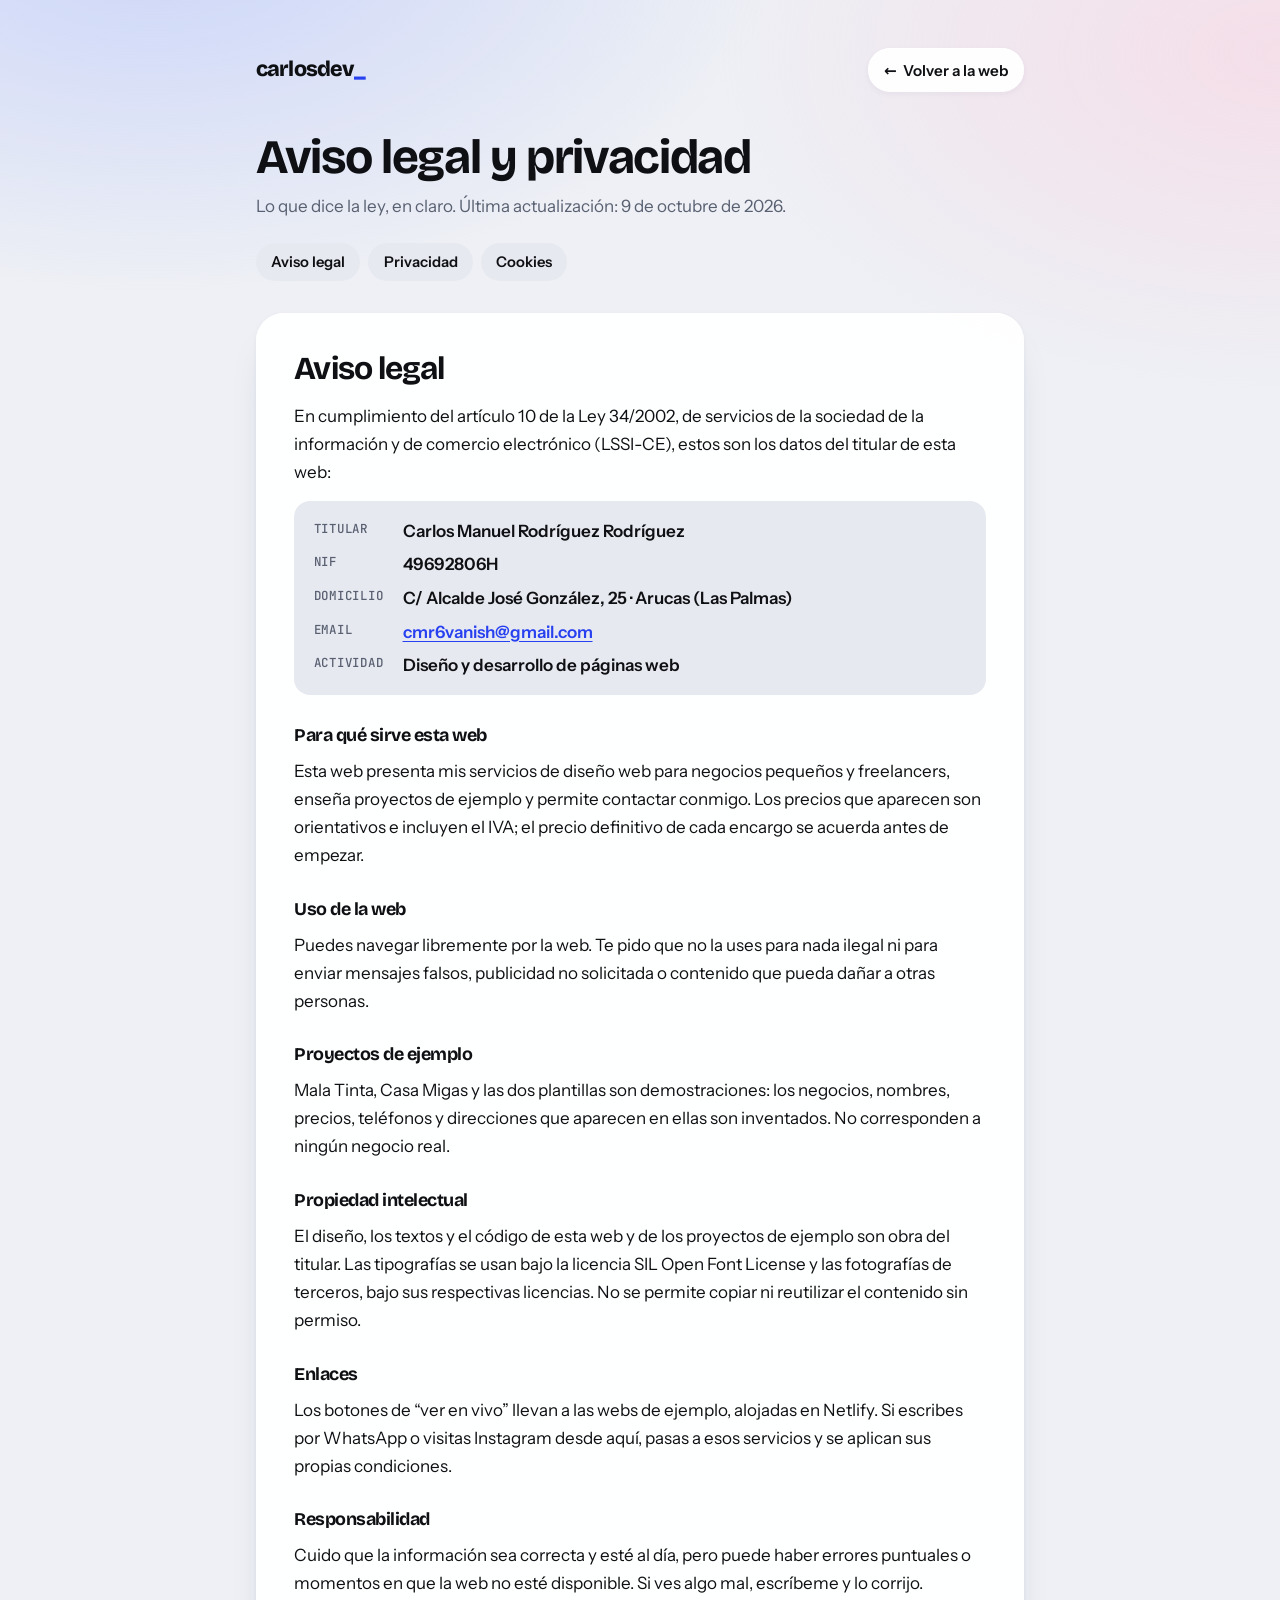
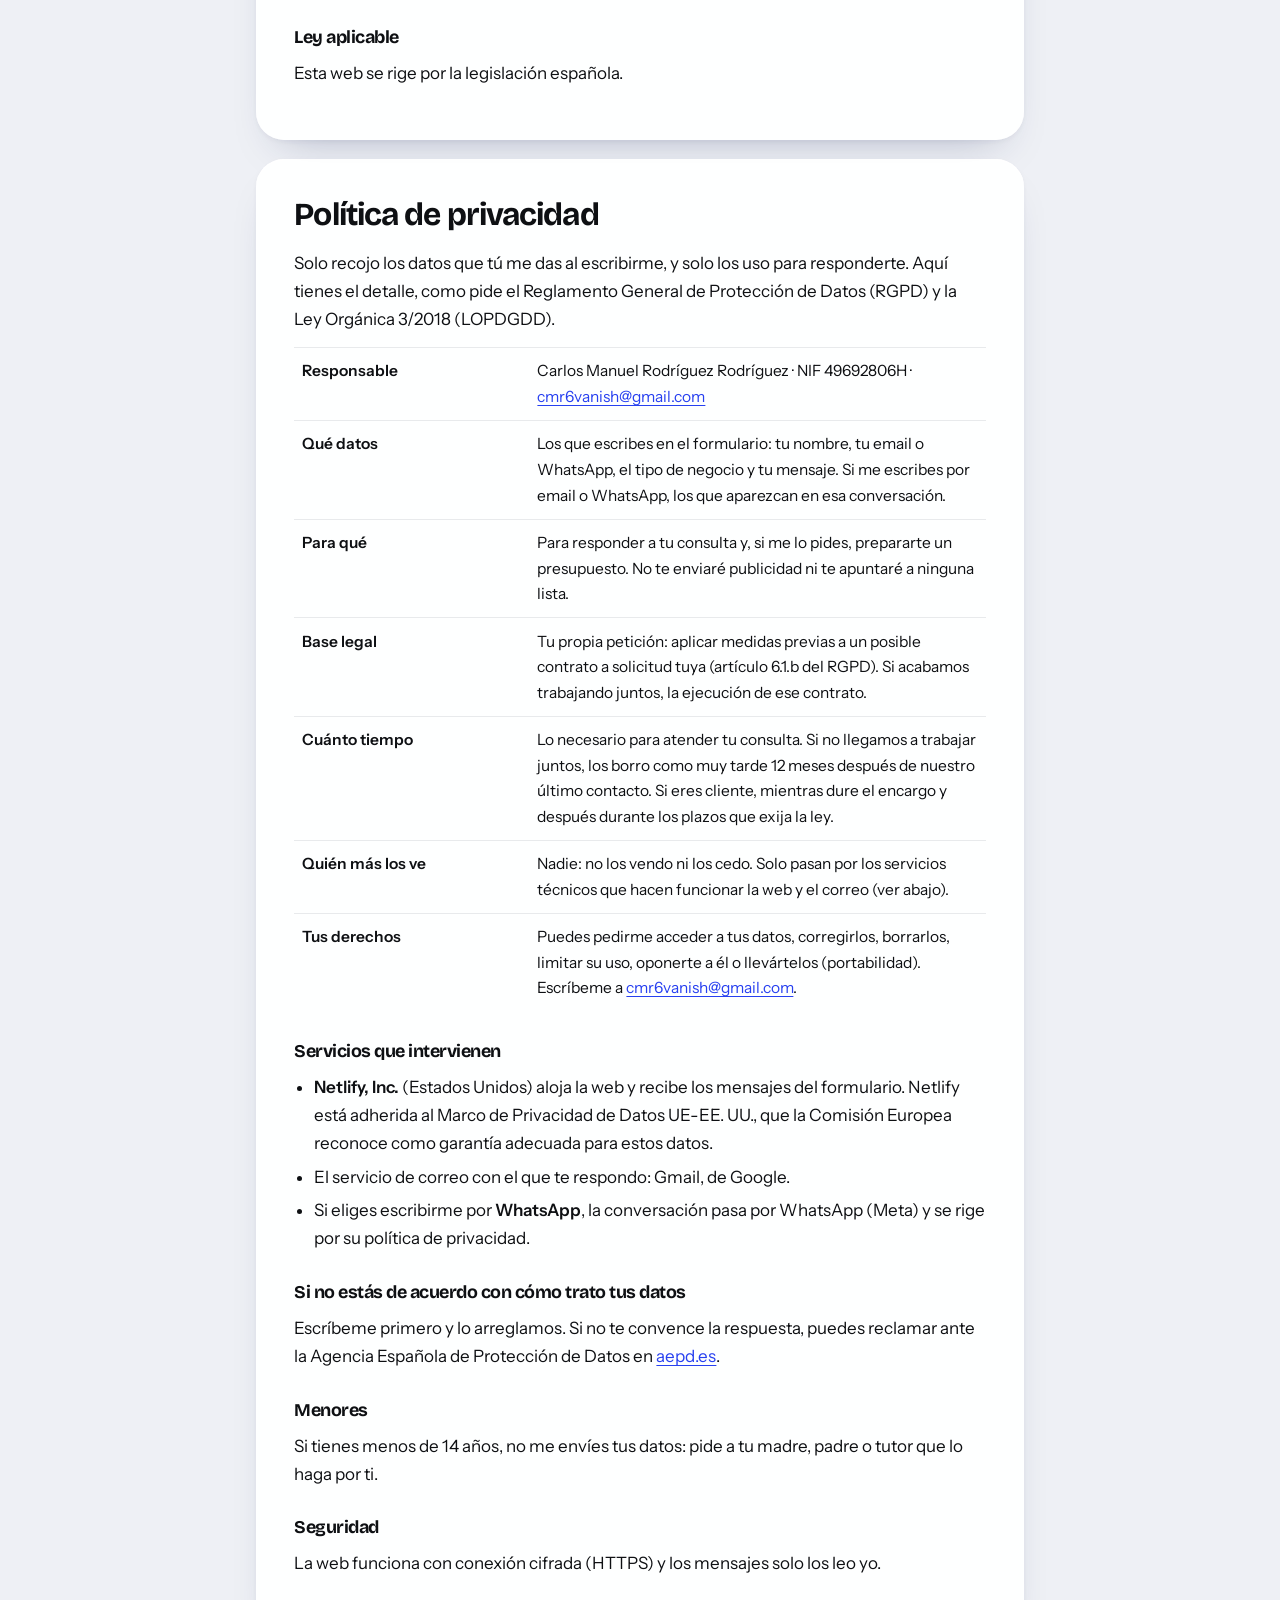
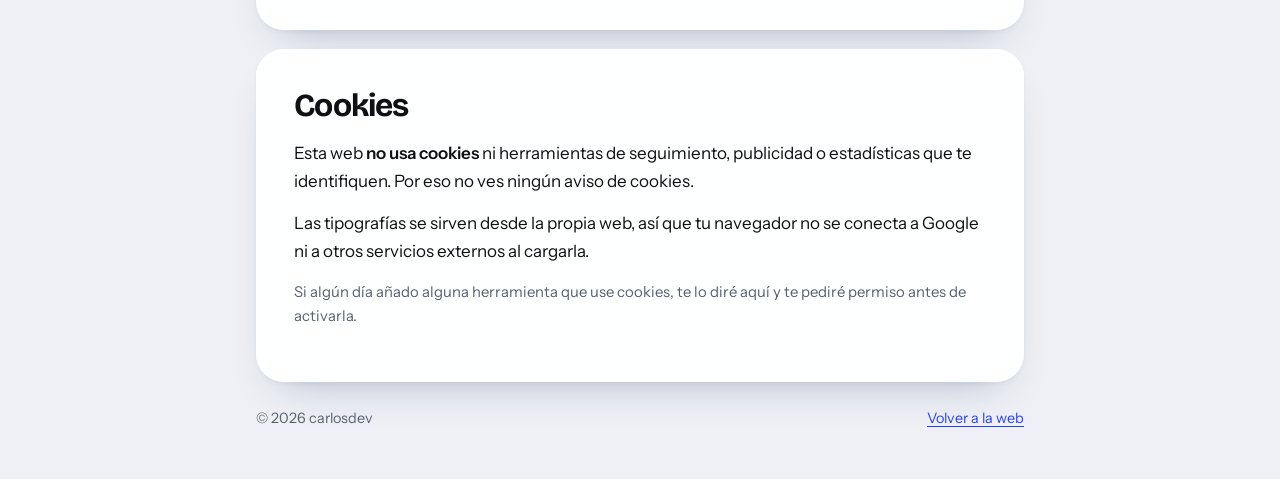
<file: legal.html>
<!doctype html>
<html lang="es">
<head>
<meta charset="utf-8">
<meta name="viewport" content="width=device-width, initial-scale=1, viewport-fit=cover">
<meta name="color-scheme" content="light dark">
<title>Aviso legal y privacidad · carlosdev</title>
<meta name="description" content="Aviso legal, política de privacidad y cookies de carlosdev.">
<meta name="theme-color" content="#EEF0F5" media="(prefers-color-scheme: light)">
<meta name="theme-color" content="#0B0D12" media="(prefers-color-scheme: dark)">
<link rel="icon" href="data:image/svg+xml,<svg xmlns='http://www.w3.org/2000/svg' viewBox='0 0 32 32'><rect width='32' height='32' rx='8' fill='%230E1013'/><path d='M9 12l-4 4 4 4M23 12l4 4-4 4' fill='none' stroke='%23fff' stroke-width='2.4' stroke-linecap='round' stroke-linejoin='round'/><rect x='13' y='21' width='6' height='2.4' rx='1.2' fill='%238A99FF'/></svg>">
<link rel="preload" href="fonts/instrument-sans-400-latin.woff2" as="font" type="font/woff2" crossorigin>
<link rel="stylesheet" href="fonts/fonts.css">
<style>
:root{
  color-scheme:light dark;
  --bg:#EEF0F5; --card:rgba(255,255,255,.94); --soft:#E7E9F0; --ink:#0E1013; --muted:#586071;
  --line:rgba(20,26,48,.09); --accent:#2740F0;
  --sh:0 1px 0 rgba(255,255,255,.9) inset,0 22px 44px -26px rgba(30,40,90,.34),0 2px 6px rgba(30,40,90,.05);
  --blob-a:rgba(160,180,255,.45); --blob-b:rgba(255,196,214,.40);
  --display:"Bricolage Grotesque",system-ui,sans-serif;
  --body:"Instrument Sans",system-ui,sans-serif;
  --mono:"JetBrains Mono",ui-monospace,Consolas,monospace;
}
@media (prefers-color-scheme:dark){
  :root{
    --bg:#0B0D12; --card:rgba(24,28,39,.94); --soft:#1D2230; --ink:#F1F3F6; --muted:#A3AAB8;
    --line:rgba(255,255,255,.10); --accent:#8A99FF;
    --sh:0 1px 0 rgba(255,255,255,.05) inset,0 24px 48px -26px rgba(0,0,0,.85);
    --blob-a:rgba(70,90,200,.30); --blob-b:rgba(190,70,120,.20);
  }
}
*,*::before,*::after{box-sizing:border-box}
html{-webkit-text-size-adjust:100%;scroll-behavior:smooth;scroll-padding-top:1.5rem}
@media (prefers-reduced-motion:reduce){html{scroll-behavior:auto}}
body{margin:0;background:var(--bg);color:var(--ink);font:400 1.0625rem/1.65 var(--body);-webkit-font-smoothing:antialiased}
body::before{content:"";position:fixed;inset:0;z-index:-1;pointer-events:none;
  background:radial-gradient(900px 520px at 12% -8%,var(--blob-a),transparent 70%),radial-gradient(800px 480px at 100% 6%,var(--blob-b),transparent 70%)}
a{color:var(--accent);text-underline-offset:.18em}
:focus-visible{outline:3px solid var(--accent);outline-offset:3px;border-radius:6px}
.wrap{max-width:52rem;margin:0 auto;padding:clamp(1.2rem,4vw,3rem) clamp(1rem,4vw,2rem) 3rem}
.top{display:flex;justify-content:space-between;align-items:center;gap:1rem;margin-bottom:clamp(1.5rem,4vw,2.5rem)}
.brand{font:800 1.35rem/1 var(--display);letter-spacing:-.04em;color:var(--ink);text-decoration:none}
.brand i{font-style:normal;color:var(--accent)}
.back{display:inline-flex;align-items:center;gap:.4rem;padding:.6rem 1rem;border-radius:999px;background:var(--card);box-shadow:var(--sh);color:var(--ink);text-decoration:none;font-weight:600;font-size:.95rem}
h1,h2,h3{font-family:var(--display);letter-spacing:-.028em;margin:0;text-wrap:balance}
h1{font-size:clamp(2rem,5vw,3rem);line-height:1.05;margin-bottom:.6rem}
.lede{color:var(--muted);margin:0 0 1.4rem}
.toc{display:flex;flex-wrap:wrap;gap:.5rem;margin:0 0 1.6rem;padding:0;list-style:none}
.toc a{display:block;padding:.45rem .95rem;border-radius:999px;background:var(--soft);color:var(--ink);text-decoration:none;font-weight:600;font-size:.92rem}
.card{background:var(--card);border-radius:clamp(20px,2.4vw,28px);box-shadow:var(--sh);padding:clamp(1.3rem,3.5vw,2.4rem);margin-bottom:1.2rem}
.card > h2{font-size:clamp(1.5rem,3vw,2rem);line-height:1.1;margin-bottom:1rem}
h3{font-size:1.12rem;margin:1.6rem 0 .4rem}
p{margin:0 0 .9rem}
ul{margin:0 0 .9rem;padding-left:1.2rem}
li{margin-bottom:.35rem}
.datos{display:grid;grid-template-columns:auto 1fr;gap:.35rem 1.2rem;margin:0 0 1rem;padding:1rem 1.2rem;border-radius:16px;background:var(--soft)}
.datos dt{font:500 .78rem/1.9 var(--mono);letter-spacing:.06em;text-transform:uppercase;color:var(--muted)}
.datos dd{margin:0;font-weight:600;overflow-wrap:anywhere}
.tabla{width:100%;border-collapse:collapse;margin:0 0 1rem;font-size:.97rem}
.tabla th,.tabla td{text-align:left;vertical-align:top;padding:.65rem .5rem;border-top:1px solid var(--line)}
.tabla th{width:34%;font-weight:600}
.nota{color:var(--muted);font-size:.93rem}
.falta{background:#ffdf5c;color:#3a2a00;padding:0 .3em;border-radius:4px;font-weight:700}
footer{color:var(--muted);font-size:.9rem;display:flex;justify-content:space-between;flex-wrap:wrap;gap:.5rem 1rem;margin-top:1.6rem}
@media (max-width:560px){
  .datos{grid-template-columns:1fr;gap:0}
  .datos dd{margin-bottom:.5rem}
  .tabla th,.tabla td{display:block;width:auto;padding:.2rem 0}
  .tabla th{padding-top:.75rem}
  .tabla td{border-top:0}
}
</style>
</head>
<body>
<div class="wrap">
  <header class="top">
    <a class="brand" href="./">carlosdev<i>_</i></a>
    <a class="back" href="./"><span aria-hidden="true">←</span> Volver a la web</a>
  </header>

  <main>
    <h1>Aviso legal y privacidad</h1>
    <p class="lede">Lo que dice la ley, en claro. Última actualización: 9 de octubre de 2026.</p>
    <ul class="toc" aria-label="Apartados">
      <li><a href="#aviso-legal">Aviso legal</a></li>
      <li><a href="#privacidad">Privacidad</a></li>
      <li><a href="#cookies">Cookies</a></li>
    </ul>

    <!-- ═════ AVISO LEGAL ═════ -->
    <section class="card" id="aviso-legal" aria-labelledby="t-aviso">
      <h2 id="t-aviso">Aviso legal</h2>
      <p>En cumplimiento del artículo 10 de la Ley 34/2002, de servicios de la sociedad de la información y de comercio electrónico (LSSI-CE), estos son los datos del titular de esta web:</p>
      <dl class="datos">
        <dt>Titular</dt><dd>Carlos Manuel Rodríguez Rodríguez</dd>
        <dt>NIF</dt><dd>49692806H</dd>
        <dt>Domicilio</dt><dd>C/ Alcalde José González, 25 · Arucas (Las Palmas)</dd>
        <dt>Email</dt><dd><a href="mailto:cmr6vanish@gmail.com">cmr6vanish@gmail.com</a></dd>
        <dt>Actividad</dt><dd>Diseño y desarrollo de páginas web</dd>
      </dl>

      <h3>Para qué sirve esta web</h3>
      <p>Esta web presenta mis servicios de diseño web para negocios pequeños y freelancers, enseña proyectos de ejemplo y permite contactar conmigo. Los precios que aparecen son orientativos e incluyen el IVA; el precio definitivo de cada encargo se acuerda antes de empezar.</p>

      <h3>Uso de la web</h3>
      <p>Puedes navegar libremente por la web. Te pido que no la uses para nada ilegal ni para enviar mensajes falsos, publicidad no solicitada o contenido que pueda dañar a otras personas.</p>

      <h3>Proyectos de ejemplo</h3>
      <p>Mala Tinta, Casa Migas y las dos plantillas son demostraciones: los negocios, nombres, precios, teléfonos y direcciones que aparecen en ellas son inventados. No corresponden a ningún negocio real.</p>

      <h3>Propiedad intelectual</h3>
      <p>El diseño, los textos y el código de esta web y de los proyectos de ejemplo son obra del titular. Las tipografías se usan bajo la licencia SIL Open Font License y las fotografías de terceros, bajo sus respectivas licencias. No se permite copiar ni reutilizar el contenido sin permiso.</p>

      <h3>Enlaces</h3>
      <p>Los botones de “ver en vivo” llevan a las webs de ejemplo, alojadas en Netlify. Si escribes por WhatsApp o visitas Instagram desde aquí, pasas a esos servicios y se aplican sus propias condiciones.</p>

      <h3>Responsabilidad</h3>
      <p>Cuido que la información sea correcta y esté al día, pero puede haber errores puntuales o momentos en que la web no esté disponible. Si ves algo mal, escríbeme y lo corrijo.</p>

      <h3>Ley aplicable</h3>
      <p>Esta web se rige por la legislación española.</p>
    </section>

    <!-- ═════ PRIVACIDAD ═════ -->
    <section class="card" id="privacidad" aria-labelledby="t-priv">
      <h2 id="t-priv">Política de privacidad</h2>
      <p>Solo recojo los datos que tú me das al escribirme, y solo los uso para responderte. Aquí tienes el detalle, como pide el Reglamento General de Protección de Datos (RGPD) y la Ley Orgánica 3/2018 (LOPDGDD).</p>

      <table class="tabla">
        <tr><th scope="row">Responsable</th><td>Carlos Manuel Rodríguez Rodríguez · NIF 49692806H · <a href="mailto:cmr6vanish@gmail.com">cmr6vanish@gmail.com</a></td></tr>
        <tr><th scope="row">Qué datos</th><td>Los que escribes en el formulario: tu nombre, tu email o WhatsApp, el tipo de negocio y tu mensaje. Si me escribes por email o WhatsApp, los que aparezcan en esa conversación.</td></tr>
        <tr><th scope="row">Para qué</th><td>Para responder a tu consulta y, si me lo pides, prepararte un presupuesto. No te enviaré publicidad ni te apuntaré a ninguna lista.</td></tr>
        <tr><th scope="row">Base legal</th><td>Tu propia petición: aplicar medidas previas a un posible contrato a solicitud tuya (artículo 6.1.b del RGPD). Si acabamos trabajando juntos, la ejecución de ese contrato.</td></tr>
        <tr><th scope="row">Cuánto tiempo</th><td>Lo necesario para atender tu consulta. Si no llegamos a trabajar juntos, los borro como muy tarde 12 meses después de nuestro último contacto. Si eres cliente, mientras dure el encargo y después durante los plazos que exija la ley.</td></tr>
        <tr><th scope="row">Quién más los ve</th><td>Nadie: no los vendo ni los cedo. Solo pasan por los servicios técnicos que hacen funcionar la web y el correo (ver abajo).</td></tr>
        <tr><th scope="row">Tus derechos</th><td>Puedes pedirme acceder a tus datos, corregirlos, borrarlos, limitar su uso, oponerte a él o llevártelos (portabilidad). Escríbeme a <a href="mailto:cmr6vanish@gmail.com">cmr6vanish@gmail.com</a>.</td></tr>
      </table>

      <h3>Servicios que intervienen</h3>
      <ul>
        <li><b>Netlify, Inc.</b> (Estados Unidos) aloja la web y recibe los mensajes del formulario. Netlify está adherida al Marco de Privacidad de Datos UE-EE. UU., que la Comisión Europea reconoce como garantía adecuada para estos datos.</li>
        <li>El servicio de correo con el que te respondo: Gmail, de Google.</li>
        <li>Si eliges escribirme por <b>WhatsApp</b>, la conversación pasa por WhatsApp (Meta) y se rige por su política de privacidad.</li>
      </ul>

      <h3>Si no estás de acuerdo con cómo trato tus datos</h3>
      <p>Escríbeme primero y lo arreglamos. Si no te convence la respuesta, puedes reclamar ante la Agencia Española de Protección de Datos en <a href="https://www.aepd.es" target="_blank" rel="noopener">aepd.es</a>.</p>

      <h3>Menores</h3>
      <p>Si tienes menos de 14 años, no me envíes tus datos: pide a tu madre, padre o tutor que lo haga por ti.</p>

      <h3>Seguridad</h3>
      <p>La web funciona con conexión cifrada (HTTPS) y los mensajes solo los leo yo.</p>
    </section>

    <!-- ═════ COOKIES ═════ -->
    <section class="card" id="cookies" aria-labelledby="t-cookies">
      <h2 id="t-cookies">Cookies</h2>
      <p>Esta web <b>no usa cookies</b> ni herramientas de seguimiento, publicidad o estadísticas que te identifiquen. Por eso no ves ningún aviso de cookies.</p>
      <p>Las tipografías se sirven desde la propia web, así que tu navegador no se conecta a Google ni a otros servicios externos al cargarla.</p>
      <p class="nota">Si algún día añado alguna herramienta que use cookies, te lo diré aquí y te pediré permiso antes de activarla.</p>
    </section>
  </main>

  <footer>
    <span>© <span id="year">2026</span> carlosdev</span>
    <a href="./">Volver a la web</a>
  </footer>
</div>
<script>document.getElementById('year').textContent = new Date().getFullYear();</script>
</body>
</html>
</file>
<file: fonts/fonts.css>
/* Tipografías servidas desde la propia web (no desde Google): nadie recibe la IP de los visitantes.
   Origen: Google Fonts (licencia SIL Open Font License). Solo subconjuntos latin y latin-ext. */

/* Barlow · latin-ext */
@font-face {
  font-family: 'Barlow';
  font-style: normal;
  font-weight: 600;
  font-display: swap;
  src: url(barlow-600-latin-ext.woff2) format('woff2');
  unicode-range: U+0100-02BA, U+02BD-02C5, U+02C7-02CC, U+02CE-02D7, U+02DD-02FF, U+0304, U+0308, U+0329, U+1D00-1DBF, U+1E00-1E9F, U+1EF2-1EFF, U+2020, U+20A0-20AB, U+20AD-20C4, U+2113, U+2C60-2C7F, U+A720-A7FF;
}

/* Barlow · latin */
@font-face {
  font-family: 'Barlow';
  font-style: normal;
  font-weight: 600;
  font-display: swap;
  src: url(barlow-600-latin.woff2) format('woff2');
  unicode-range: U+0000-00FF, U+0131, U+0152-0153, U+02BB-02BC, U+02C6, U+02DA, U+02DC, U+0304, U+0308, U+0329, U+2000-206F, U+20AC, U+2122, U+2191, U+2193, U+2212, U+2215, U+FEFF, U+FFFD;
}

/* Bricolage Grotesque · latin-ext */
@font-face {
  font-family: 'Bricolage Grotesque';
  font-style: normal;
  font-weight: 400 800;
  font-stretch: 100%;
  font-display: swap;
  src: url(bricolage-grotesque-400-800-latin-ext.woff2) format('woff2');
  unicode-range: U+0100-02BA, U+02BD-02C5, U+02C7-02CC, U+02CE-02D7, U+02DD-02FF, U+0304, U+0308, U+0329, U+1D00-1DBF, U+1E00-1E9F, U+1EF2-1EFF, U+2020, U+20A0-20AB, U+20AD-20C4, U+2113, U+2C60-2C7F, U+A720-A7FF;
}

/* Bricolage Grotesque · latin */
@font-face {
  font-family: 'Bricolage Grotesque';
  font-style: normal;
  font-weight: 400 800;
  font-stretch: 100%;
  font-display: swap;
  src: url(bricolage-grotesque-400-800-latin.woff2) format('woff2');
  unicode-range: U+0000-00FF, U+0131, U+0152-0153, U+02BB-02BC, U+02C6, U+02DA, U+02DC, U+0304, U+0308, U+0329, U+2000-206F, U+20AC, U+2122, U+2191, U+2193, U+2212, U+2215, U+FEFF, U+FFFD;
}

/* Caprasimo · latin-ext */
@font-face {
  font-family: 'Caprasimo';
  font-style: normal;
  font-weight: 400;
  font-display: swap;
  src: url(caprasimo-400-latin-ext.woff2) format('woff2');
  unicode-range: U+0100-02BA, U+02BD-02C5, U+02C7-02CC, U+02CE-02D7, U+02DD-02FF, U+0304, U+0308, U+0329, U+1D00-1DBF, U+1E00-1E9F, U+1EF2-1EFF, U+2020, U+20A0-20AB, U+20AD-20C4, U+2113, U+2C60-2C7F, U+A720-A7FF;
}

/* Caprasimo · latin */
@font-face {
  font-family: 'Caprasimo';
  font-style: normal;
  font-weight: 400;
  font-display: swap;
  src: url(caprasimo-400-latin.woff2) format('woff2');
  unicode-range: U+0000-00FF, U+0131, U+0152-0153, U+02BB-02BC, U+02C6, U+02DA, U+02DC, U+0304, U+0308, U+0329, U+2000-206F, U+20AC, U+2122, U+2191, U+2193, U+2212, U+2215, U+FEFF, U+FFFD;
}

/* Fraunces · latin-ext */
@font-face {
  font-family: 'Fraunces';
  font-style: normal;
  font-weight: 600;
  font-display: swap;
  src: url(fraunces-600-latin-ext.woff2) format('woff2');
  unicode-range: U+0100-02BA, U+02BD-02C5, U+02C7-02CC, U+02CE-02D7, U+02DD-02FF, U+0304, U+0308, U+0329, U+1D00-1DBF, U+1E00-1E9F, U+1EF2-1EFF, U+2020, U+20A0-20AB, U+20AD-20C4, U+2113, U+2C60-2C7F, U+A720-A7FF;
}

/* Fraunces · latin */
@font-face {
  font-family: 'Fraunces';
  font-style: normal;
  font-weight: 600;
  font-display: swap;
  src: url(fraunces-600-latin.woff2) format('woff2');
  unicode-range: U+0000-00FF, U+0131, U+0152-0153, U+02BB-02BC, U+02C6, U+02DA, U+02DC, U+0304, U+0308, U+0329, U+2000-206F, U+20AC, U+2122, U+2191, U+2193, U+2212, U+2215, U+FEFF, U+FFFD;
}

/* Grenze Gotisch · latin-ext */
@font-face {
  font-family: 'Grenze Gotisch';
  font-style: normal;
  font-weight: 900;
  font-display: swap;
  src: url(grenze-gotisch-900-latin-ext.woff2) format('woff2');
  unicode-range: U+0100-02BA, U+02BD-02C5, U+02C7-02CC, U+02CE-02D7, U+02DD-02FF, U+0304, U+0308, U+0329, U+1D00-1DBF, U+1E00-1E9F, U+1EF2-1EFF, U+2020, U+20A0-20AB, U+20AD-20C4, U+2113, U+2C60-2C7F, U+A720-A7FF;
}

/* Grenze Gotisch · latin */
@font-face {
  font-family: 'Grenze Gotisch';
  font-style: normal;
  font-weight: 900;
  font-display: swap;
  src: url(grenze-gotisch-900-latin.woff2) format('woff2');
  unicode-range: U+0000-00FF, U+0131, U+0152-0153, U+02BB-02BC, U+02C6, U+02DA, U+02DC, U+0304, U+0308, U+0329, U+2000-206F, U+20AC, U+2122, U+2191, U+2193, U+2212, U+2215, U+FEFF, U+FFFD;
}

/* Instrument Sans · latin-ext */
@font-face {
  font-family: 'Instrument Sans';
  font-style: normal;
  font-weight: 400;
  font-stretch: 100%;
  font-display: swap;
  src: url(instrument-sans-400-latin-ext.woff2) format('woff2');
  unicode-range: U+0100-02BA, U+02BD-02C5, U+02C7-02CC, U+02CE-02D7, U+02DD-02FF, U+0304, U+0308, U+0329, U+1D00-1DBF, U+1E00-1E9F, U+1EF2-1EFF, U+2020, U+20A0-20AB, U+20AD-20C4, U+2113, U+2C60-2C7F, U+A720-A7FF;
}

/* Instrument Sans · latin */
@font-face {
  font-family: 'Instrument Sans';
  font-style: normal;
  font-weight: 400;
  font-stretch: 100%;
  font-display: swap;
  src: url(instrument-sans-400-latin.woff2) format('woff2');
  unicode-range: U+0000-00FF, U+0131, U+0152-0153, U+02BB-02BC, U+02C6, U+02DA, U+02DC, U+0304, U+0308, U+0329, U+2000-206F, U+20AC, U+2122, U+2191, U+2193, U+2212, U+2215, U+FEFF, U+FFFD;
}

/* Instrument Sans · latin-ext */
@font-face {
  font-family: 'Instrument Sans';
  font-style: normal;
  font-weight: 500;
  font-stretch: 100%;
  font-display: swap;
  src: url(instrument-sans-400-latin-ext.woff2) format('woff2');
  unicode-range: U+0100-02BA, U+02BD-02C5, U+02C7-02CC, U+02CE-02D7, U+02DD-02FF, U+0304, U+0308, U+0329, U+1D00-1DBF, U+1E00-1E9F, U+1EF2-1EFF, U+2020, U+20A0-20AB, U+20AD-20C4, U+2113, U+2C60-2C7F, U+A720-A7FF;
}

/* Instrument Sans · latin */
@font-face {
  font-family: 'Instrument Sans';
  font-style: normal;
  font-weight: 500;
  font-stretch: 100%;
  font-display: swap;
  src: url(instrument-sans-400-latin.woff2) format('woff2');
  unicode-range: U+0000-00FF, U+0131, U+0152-0153, U+02BB-02BC, U+02C6, U+02DA, U+02DC, U+0304, U+0308, U+0329, U+2000-206F, U+20AC, U+2122, U+2191, U+2193, U+2212, U+2215, U+FEFF, U+FFFD;
}

/* Instrument Sans · latin-ext */
@font-face {
  font-family: 'Instrument Sans';
  font-style: normal;
  font-weight: 600;
  font-stretch: 100%;
  font-display: swap;
  src: url(instrument-sans-400-latin-ext.woff2) format('woff2');
  unicode-range: U+0100-02BA, U+02BD-02C5, U+02C7-02CC, U+02CE-02D7, U+02DD-02FF, U+0304, U+0308, U+0329, U+1D00-1DBF, U+1E00-1E9F, U+1EF2-1EFF, U+2020, U+20A0-20AB, U+20AD-20C4, U+2113, U+2C60-2C7F, U+A720-A7FF;
}

/* Instrument Sans · latin */
@font-face {
  font-family: 'Instrument Sans';
  font-style: normal;
  font-weight: 600;
  font-stretch: 100%;
  font-display: swap;
  src: url(instrument-sans-400-latin.woff2) format('woff2');
  unicode-range: U+0000-00FF, U+0131, U+0152-0153, U+02BB-02BC, U+02C6, U+02DA, U+02DC, U+0304, U+0308, U+0329, U+2000-206F, U+20AC, U+2122, U+2191, U+2193, U+2212, U+2215, U+FEFF, U+FFFD;
}

/* JetBrains Mono · latin-ext */
@font-face {
  font-family: 'JetBrains Mono';
  font-style: normal;
  font-weight: 500;
  font-display: swap;
  src: url(jetbrains-mono-500-latin-ext.woff2) format('woff2');
  unicode-range: U+0100-02BA, U+02BD-02C5, U+02C7-02CC, U+02CE-02D7, U+02DD-02FF, U+0304, U+0308, U+0329, U+1D00-1DBF, U+1E00-1E9F, U+1EF2-1EFF, U+2020, U+20A0-20AB, U+20AD-20C4, U+2113, U+2C60-2C7F, U+A720-A7FF;
}

/* JetBrains Mono · latin */
@font-face {
  font-family: 'JetBrains Mono';
  font-style: normal;
  font-weight: 500;
  font-display: swap;
  src: url(jetbrains-mono-500-latin.woff2) format('woff2');
  unicode-range: U+0000-00FF, U+0131, U+0152-0153, U+02BB-02BC, U+02C6, U+02DA, U+02DC, U+0304, U+0308, U+0329, U+2000-206F, U+20AC, U+2122, U+2191, U+2193, U+2212, U+2215, U+FEFF, U+FFFD;
}

/* Jost · latin-ext */
@font-face {
  font-family: 'Jost';
  font-style: normal;
  font-weight: 300;
  font-display: swap;
  src: url(jost-300-latin-ext.woff2) format('woff2');
  unicode-range: U+0100-02BA, U+02BD-02C5, U+02C7-02CC, U+02CE-02D7, U+02DD-02FF, U+0304, U+0308, U+0329, U+1D00-1DBF, U+1E00-1E9F, U+1EF2-1EFF, U+2020, U+20A0-20AB, U+20AD-20C4, U+2113, U+2C60-2C7F, U+A720-A7FF;
}

/* Jost · latin */
@font-face {
  font-family: 'Jost';
  font-style: normal;
  font-weight: 300;
  font-display: swap;
  src: url(jost-300-latin.woff2) format('woff2');
  unicode-range: U+0000-00FF, U+0131, U+0152-0153, U+02BB-02BC, U+02C6, U+02DA, U+02DC, U+0304, U+0308, U+0329, U+2000-206F, U+20AC, U+2122, U+2191, U+2193, U+2212, U+2215, U+FEFF, U+FFFD;
}

/* Jost · latin-ext */
@font-face {
  font-family: 'Jost';
  font-style: normal;
  font-weight: 400;
  font-display: swap;
  src: url(jost-300-latin-ext.woff2) format('woff2');
  unicode-range: U+0100-02BA, U+02BD-02C5, U+02C7-02CC, U+02CE-02D7, U+02DD-02FF, U+0304, U+0308, U+0329, U+1D00-1DBF, U+1E00-1E9F, U+1EF2-1EFF, U+2020, U+20A0-20AB, U+20AD-20C4, U+2113, U+2C60-2C7F, U+A720-A7FF;
}

/* Jost · latin */
@font-face {
  font-family: 'Jost';
  font-style: normal;
  font-weight: 400;
  font-display: swap;
  src: url(jost-300-latin.woff2) format('woff2');
  unicode-range: U+0000-00FF, U+0131, U+0152-0153, U+02BB-02BC, U+02C6, U+02DA, U+02DC, U+0304, U+0308, U+0329, U+2000-206F, U+20AC, U+2122, U+2191, U+2193, U+2212, U+2215, U+FEFF, U+FFFD;
}

/* Nunito · latin-ext */
@font-face {
  font-family: 'Nunito';
  font-style: normal;
  font-weight: 700;
  font-display: swap;
  src: url(nunito-700-latin-ext.woff2) format('woff2');
  unicode-range: U+0100-02BA, U+02BD-02C5, U+02C7-02CC, U+02CE-02D7, U+02DD-02FF, U+0304, U+0308, U+0329, U+1D00-1DBF, U+1E00-1E9F, U+1EF2-1EFF, U+2020, U+20A0-20AB, U+20AD-20C4, U+2113, U+2C60-2C7F, U+A720-A7FF;
}

/* Nunito · latin */
@font-face {
  font-family: 'Nunito';
  font-style: normal;
  font-weight: 700;
  font-display: swap;
  src: url(nunito-700-latin.woff2) format('woff2');
  unicode-range: U+0000-00FF, U+0131, U+0152-0153, U+02BB-02BC, U+02C6, U+02DA, U+02DC, U+0304, U+0308, U+0329, U+2000-206F, U+20AC, U+2122, U+2191, U+2193, U+2212, U+2215, U+FEFF, U+FFFD;
}

/* Rubik Wet Paint · latin-ext */
@font-face {
  font-family: 'Rubik Wet Paint';
  font-style: normal;
  font-weight: 400;
  font-display: swap;
  src: url(rubik-wet-paint-400-latin-ext.woff2) format('woff2');
  unicode-range: U+0100-02BA, U+02BD-02C5, U+02C7-02CC, U+02CE-02D7, U+02DD-02FF, U+0304, U+0308, U+0329, U+1D00-1DBF, U+1E00-1E9F, U+1EF2-1EFF, U+2020, U+20A0-20AB, U+20AD-20C4, U+2113, U+2C60-2C7F, U+A720-A7FF;
}

/* Rubik Wet Paint · latin */
@font-face {
  font-family: 'Rubik Wet Paint';
  font-style: normal;
  font-weight: 400;
  font-display: swap;
  src: url(rubik-wet-paint-400-latin.woff2) format('woff2');
  unicode-range: U+0000-00FF, U+0131, U+0152-0153, U+02BB-02BC, U+02C6, U+02DA, U+02DC, U+0304, U+0308, U+0329, U+2000-206F, U+20AC, U+2122, U+2191, U+2193, U+2212, U+2215, U+FEFF, U+FFFD;
}

/* Work Sans · latin-ext */
@font-face {
  font-family: 'Work Sans';
  font-style: normal;
  font-weight: 500;
  font-display: swap;
  src: url(work-sans-500-latin-ext.woff2) format('woff2');
  unicode-range: U+0100-02BA, U+02BD-02C5, U+02C7-02CC, U+02CE-02D7, U+02DD-02FF, U+0304, U+0308, U+0329, U+1D00-1DBF, U+1E00-1E9F, U+1EF2-1EFF, U+2020, U+20A0-20AB, U+20AD-20C4, U+2113, U+2C60-2C7F, U+A720-A7FF;
}

/* Work Sans · latin */
@font-face {
  font-family: 'Work Sans';
  font-style: normal;
  font-weight: 500;
  font-display: swap;
  src: url(work-sans-500-latin.woff2) format('woff2');
  unicode-range: U+0000-00FF, U+0131, U+0152-0153, U+02BB-02BC, U+02C6, U+02DA, U+02DC, U+0304, U+0308, U+0329, U+2000-206F, U+20AC, U+2122, U+2191, U+2193, U+2212, U+2215, U+FEFF, U+FFFD;
}
</file>
